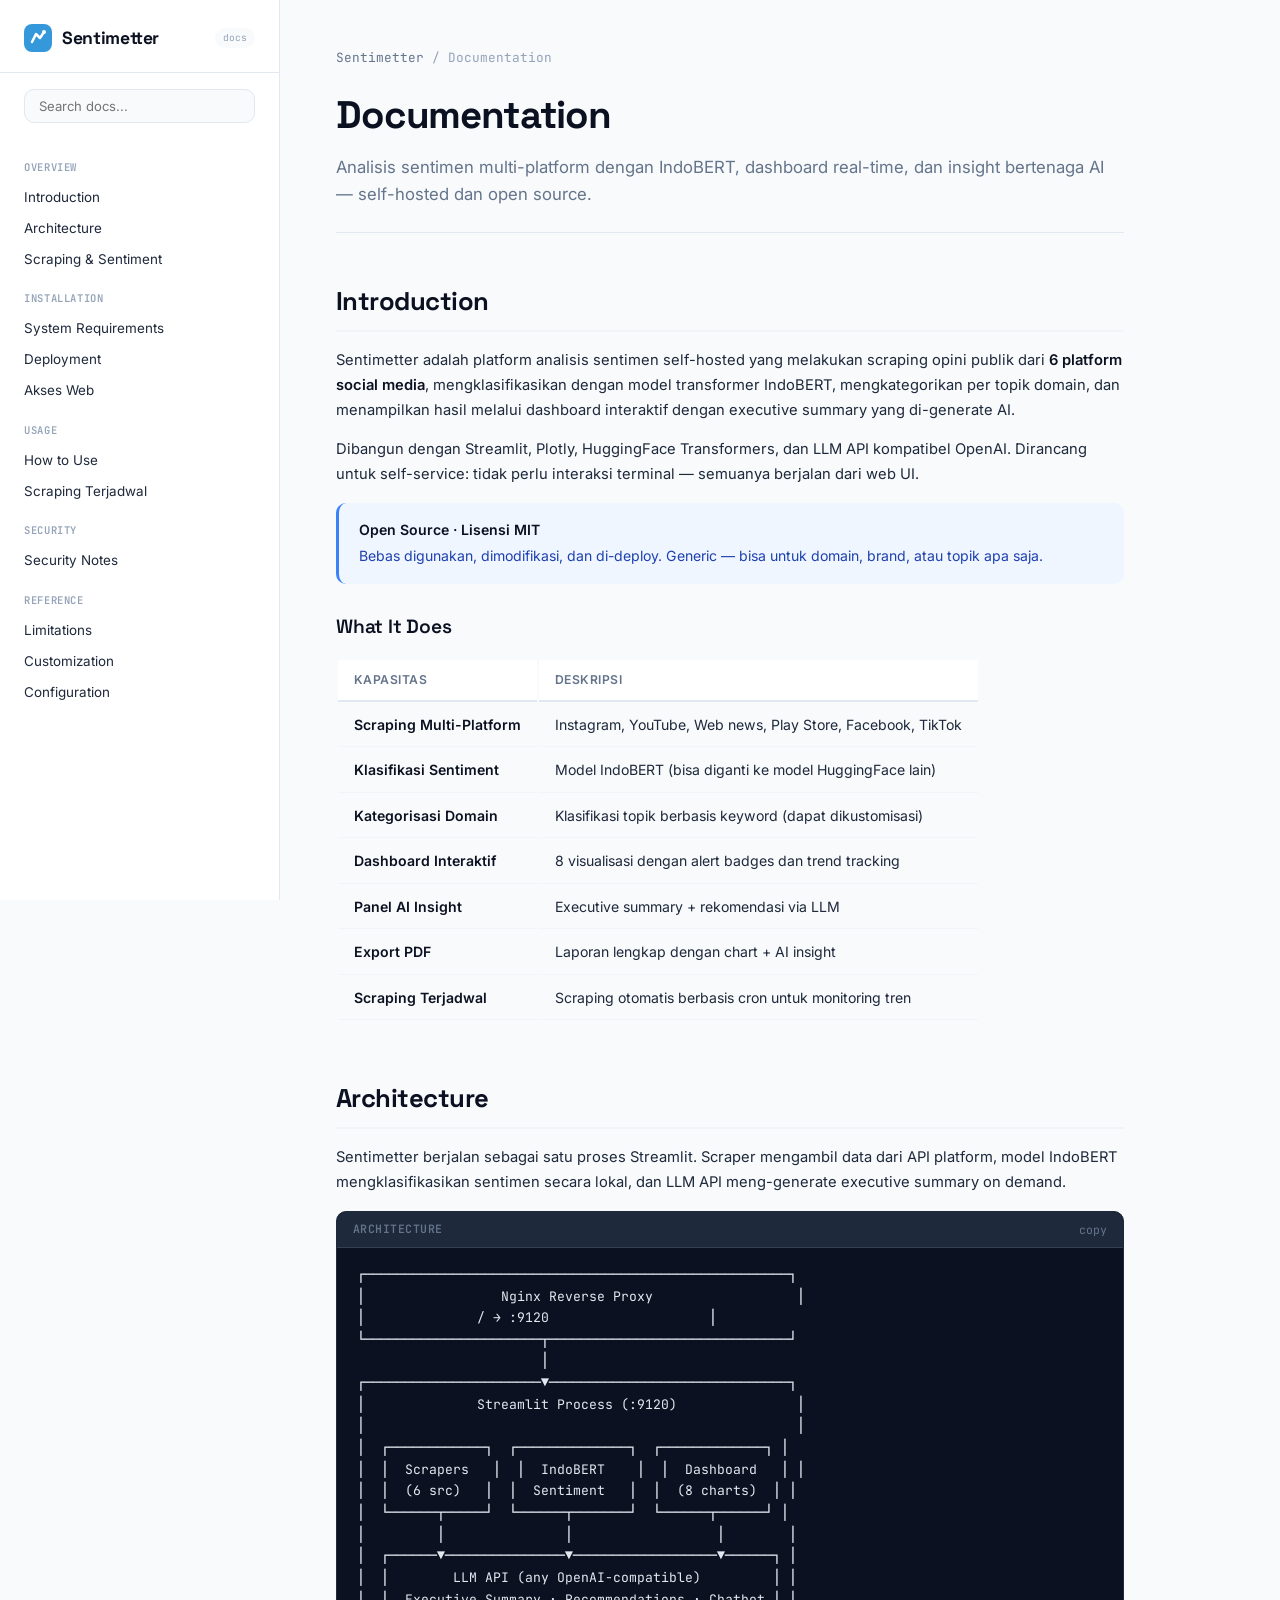
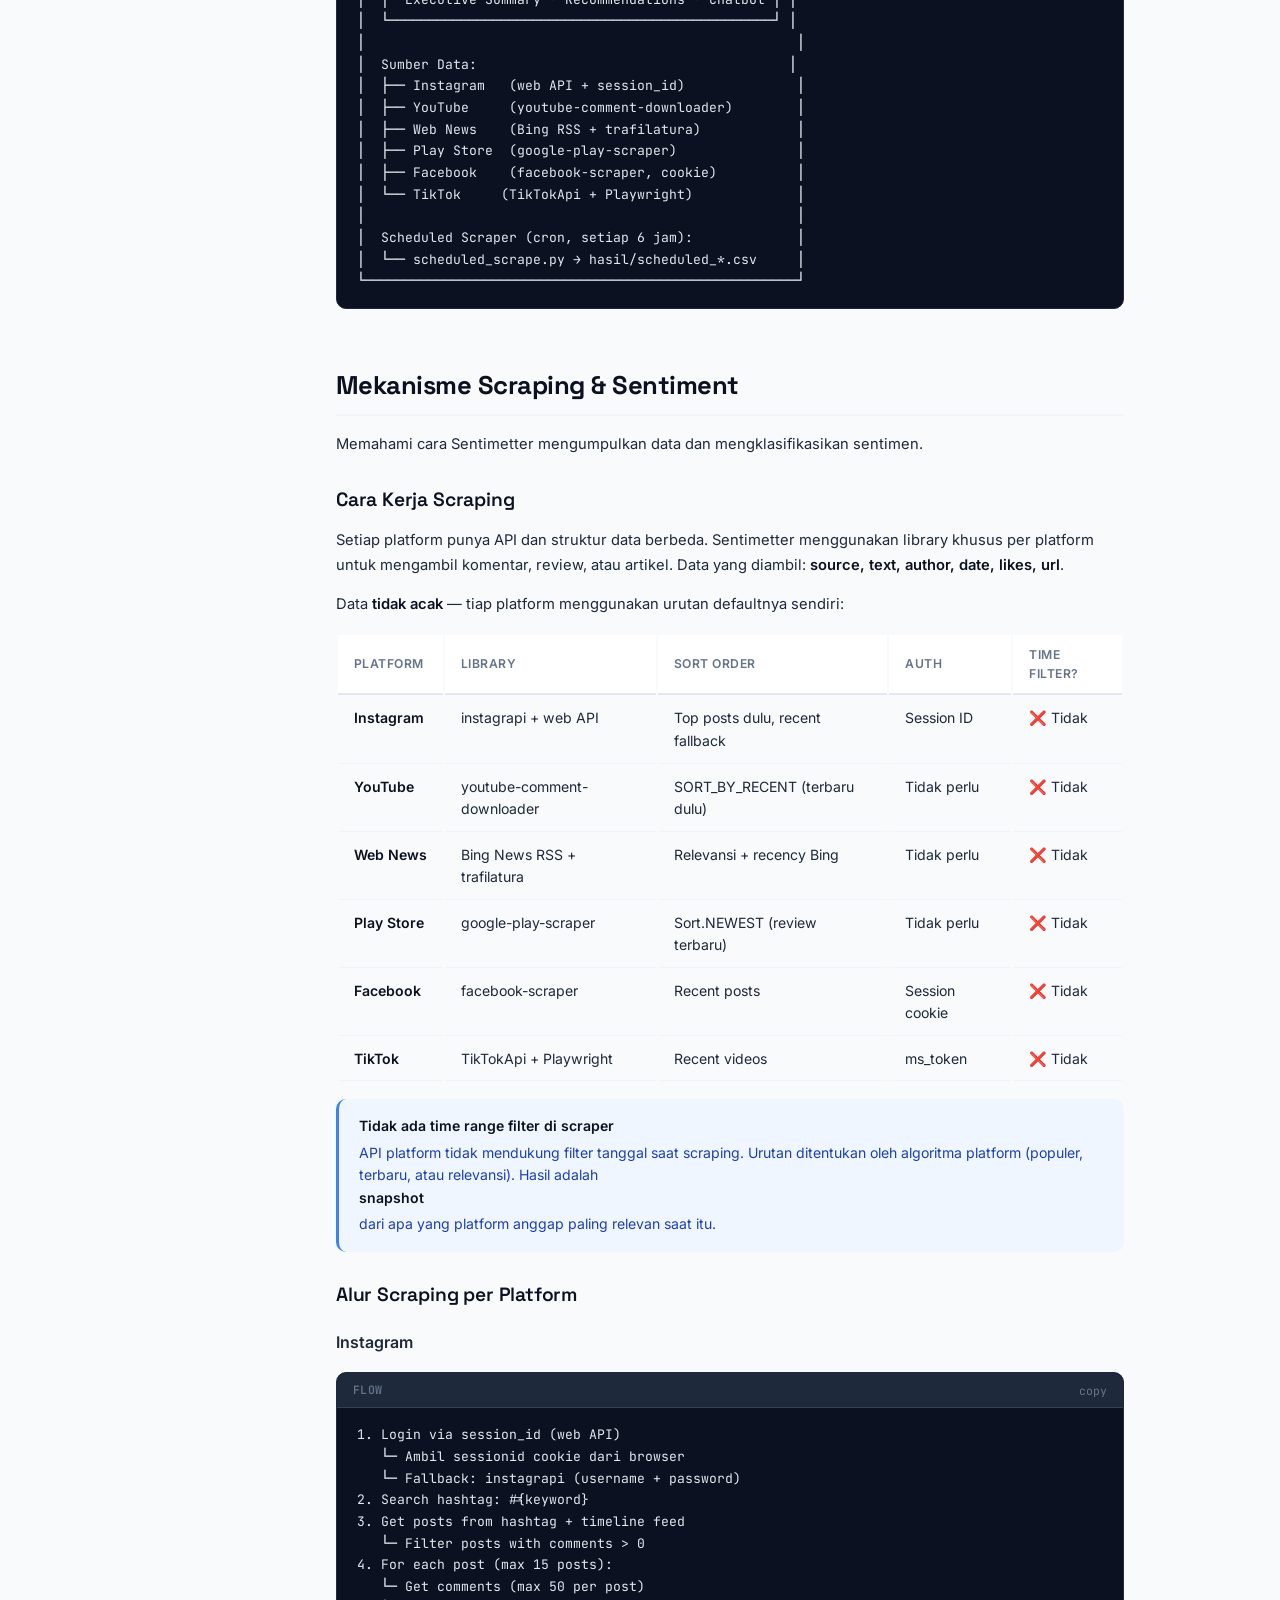
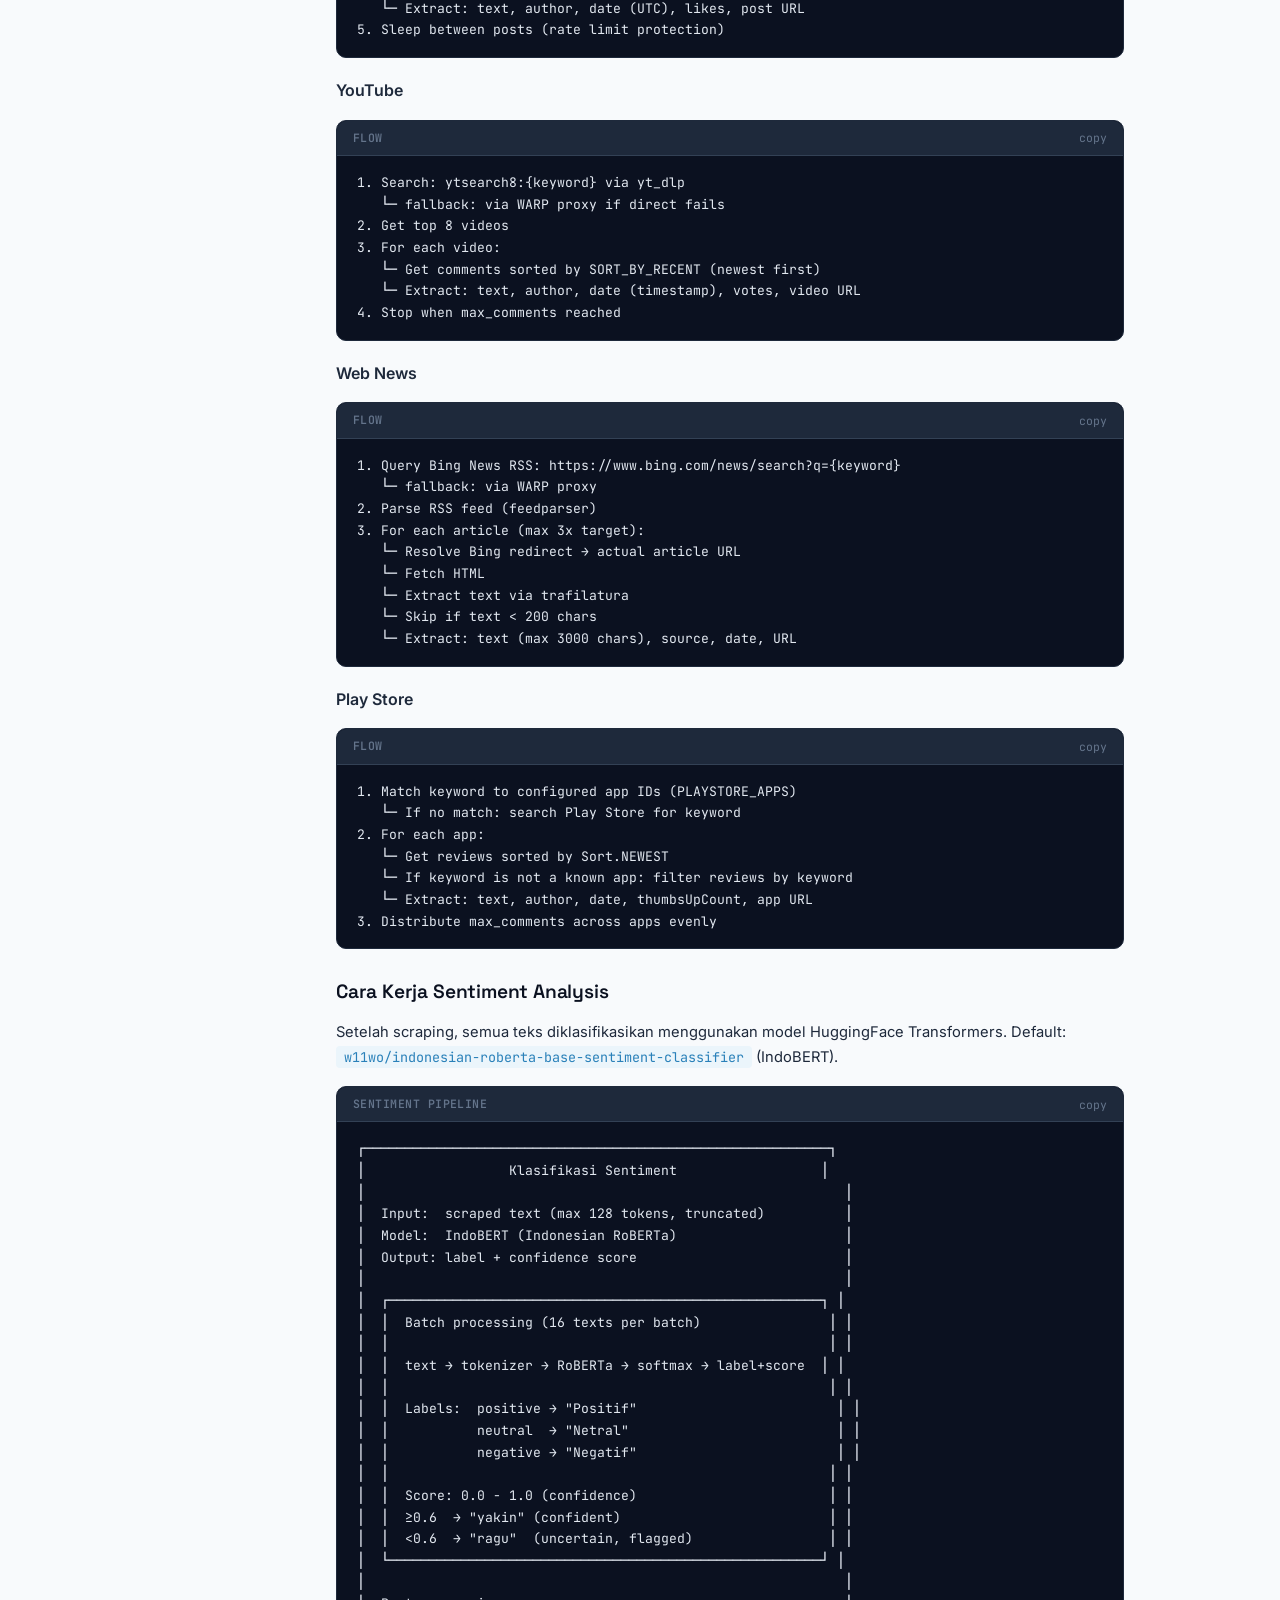
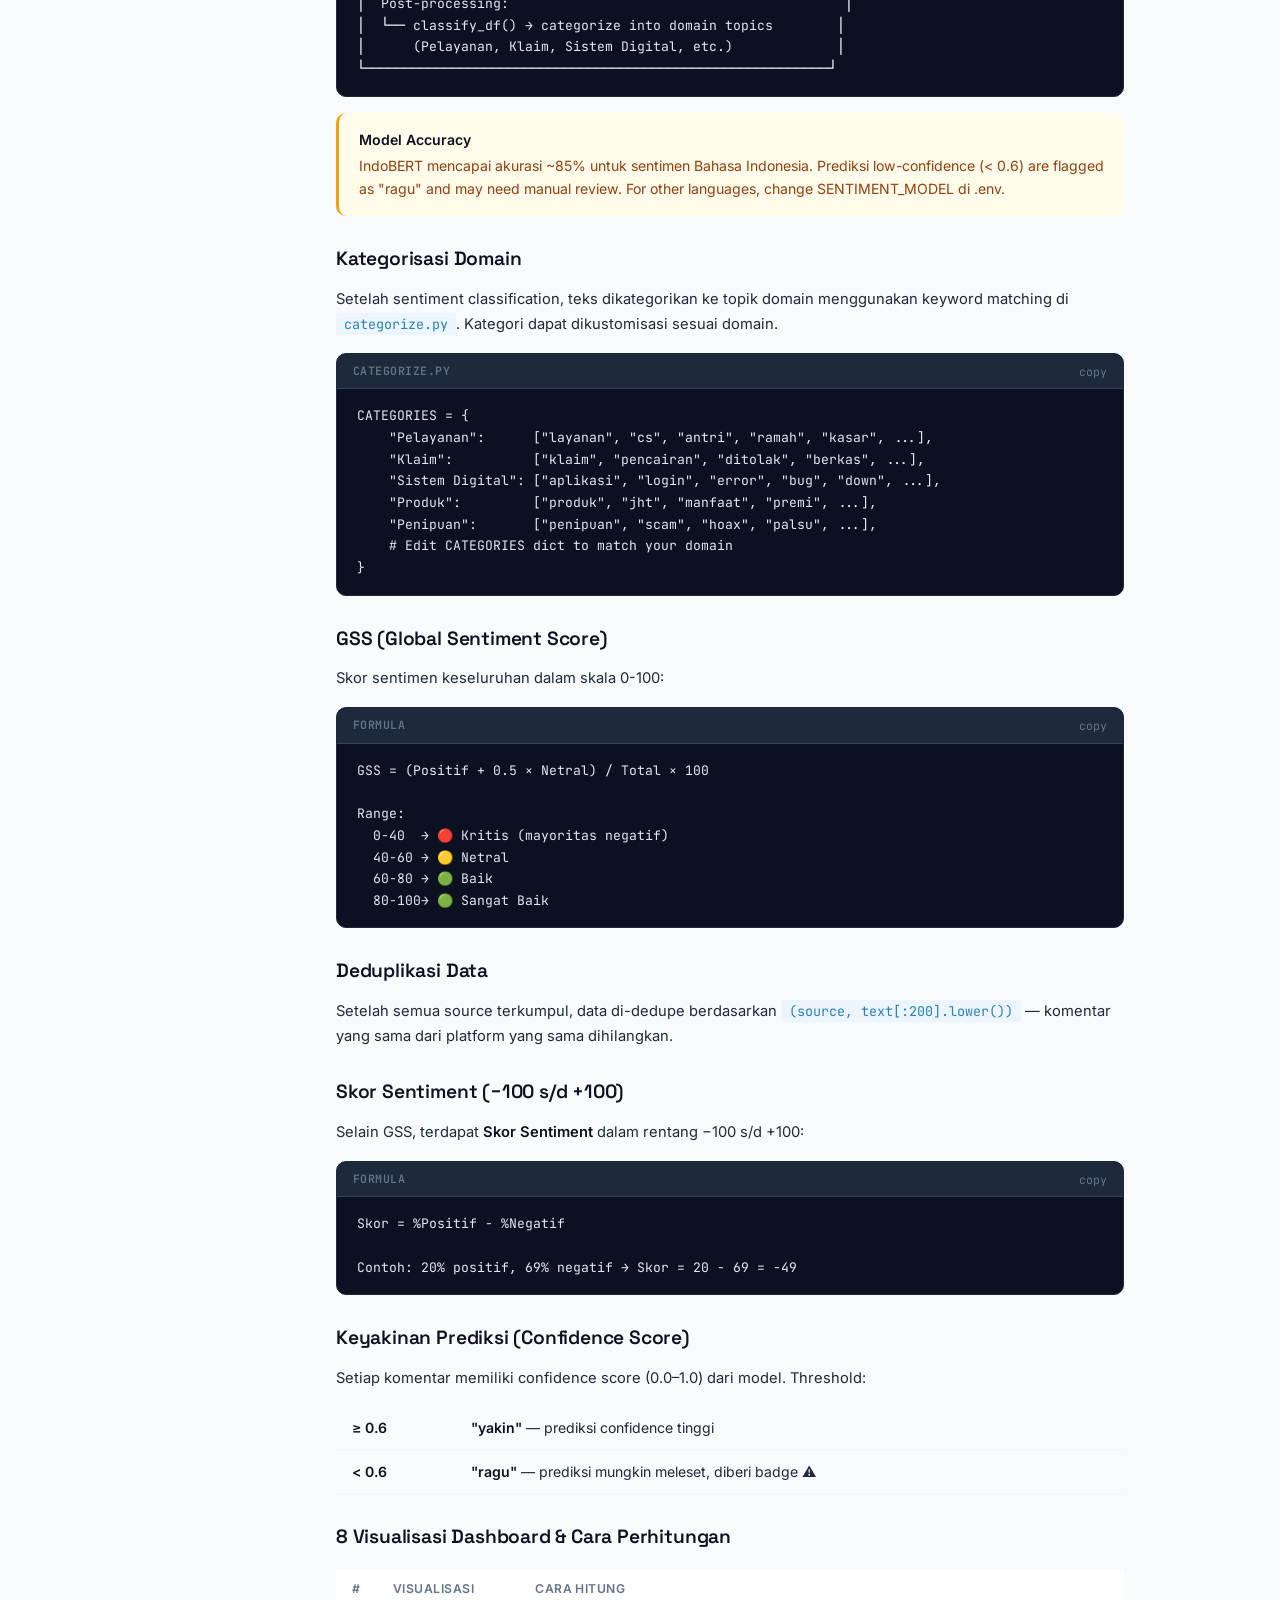
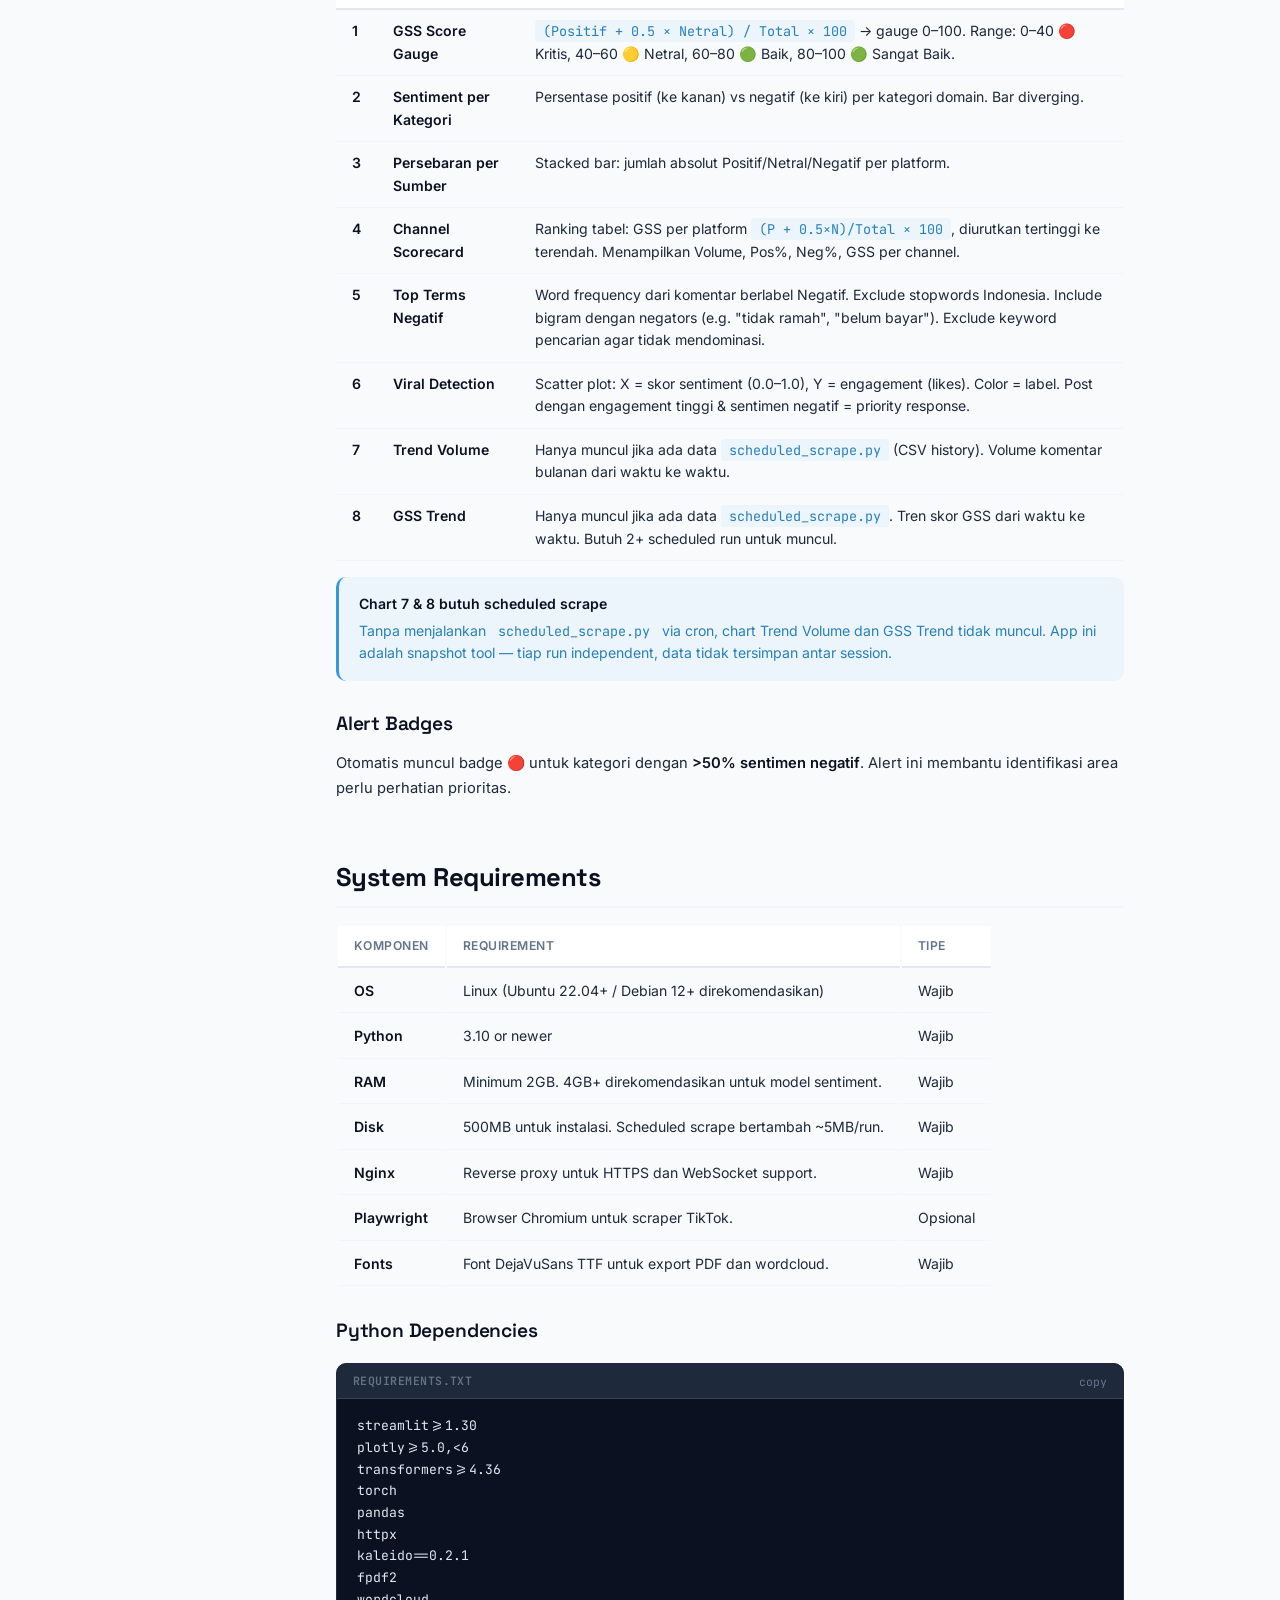
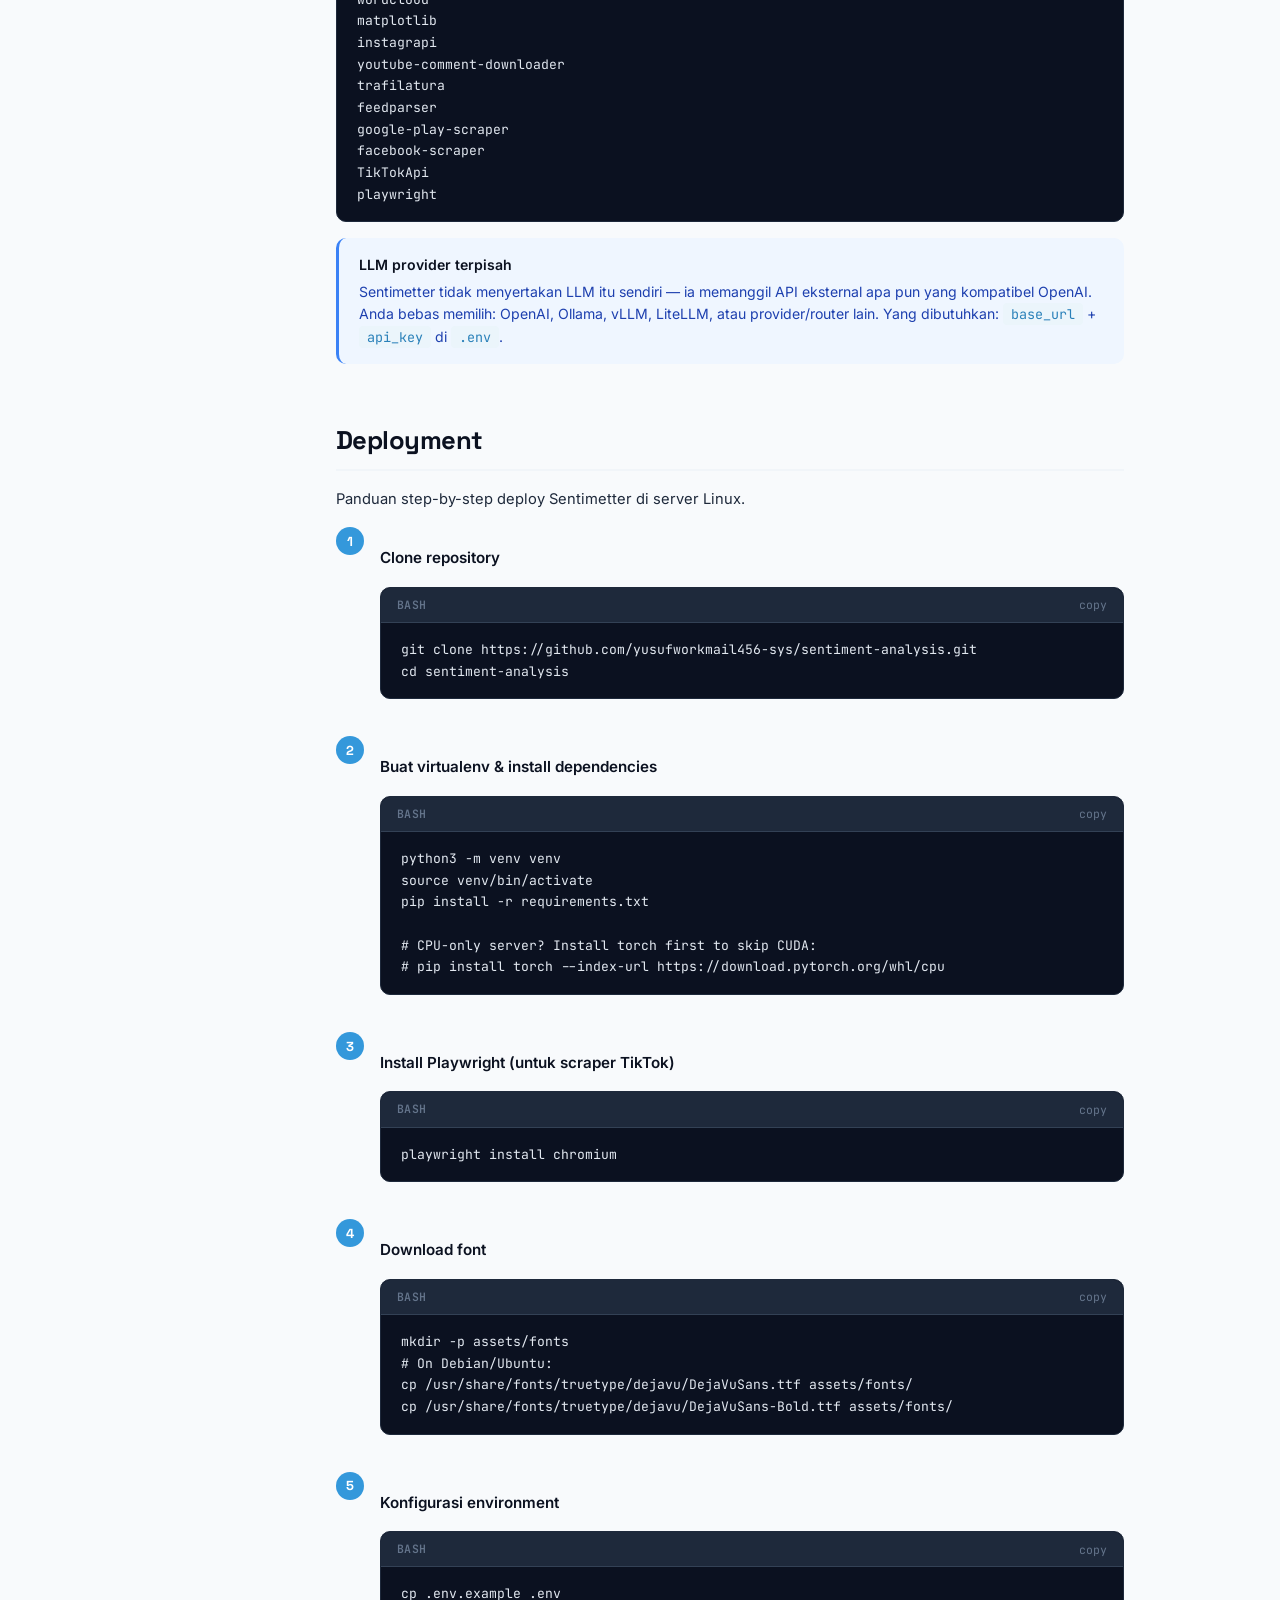
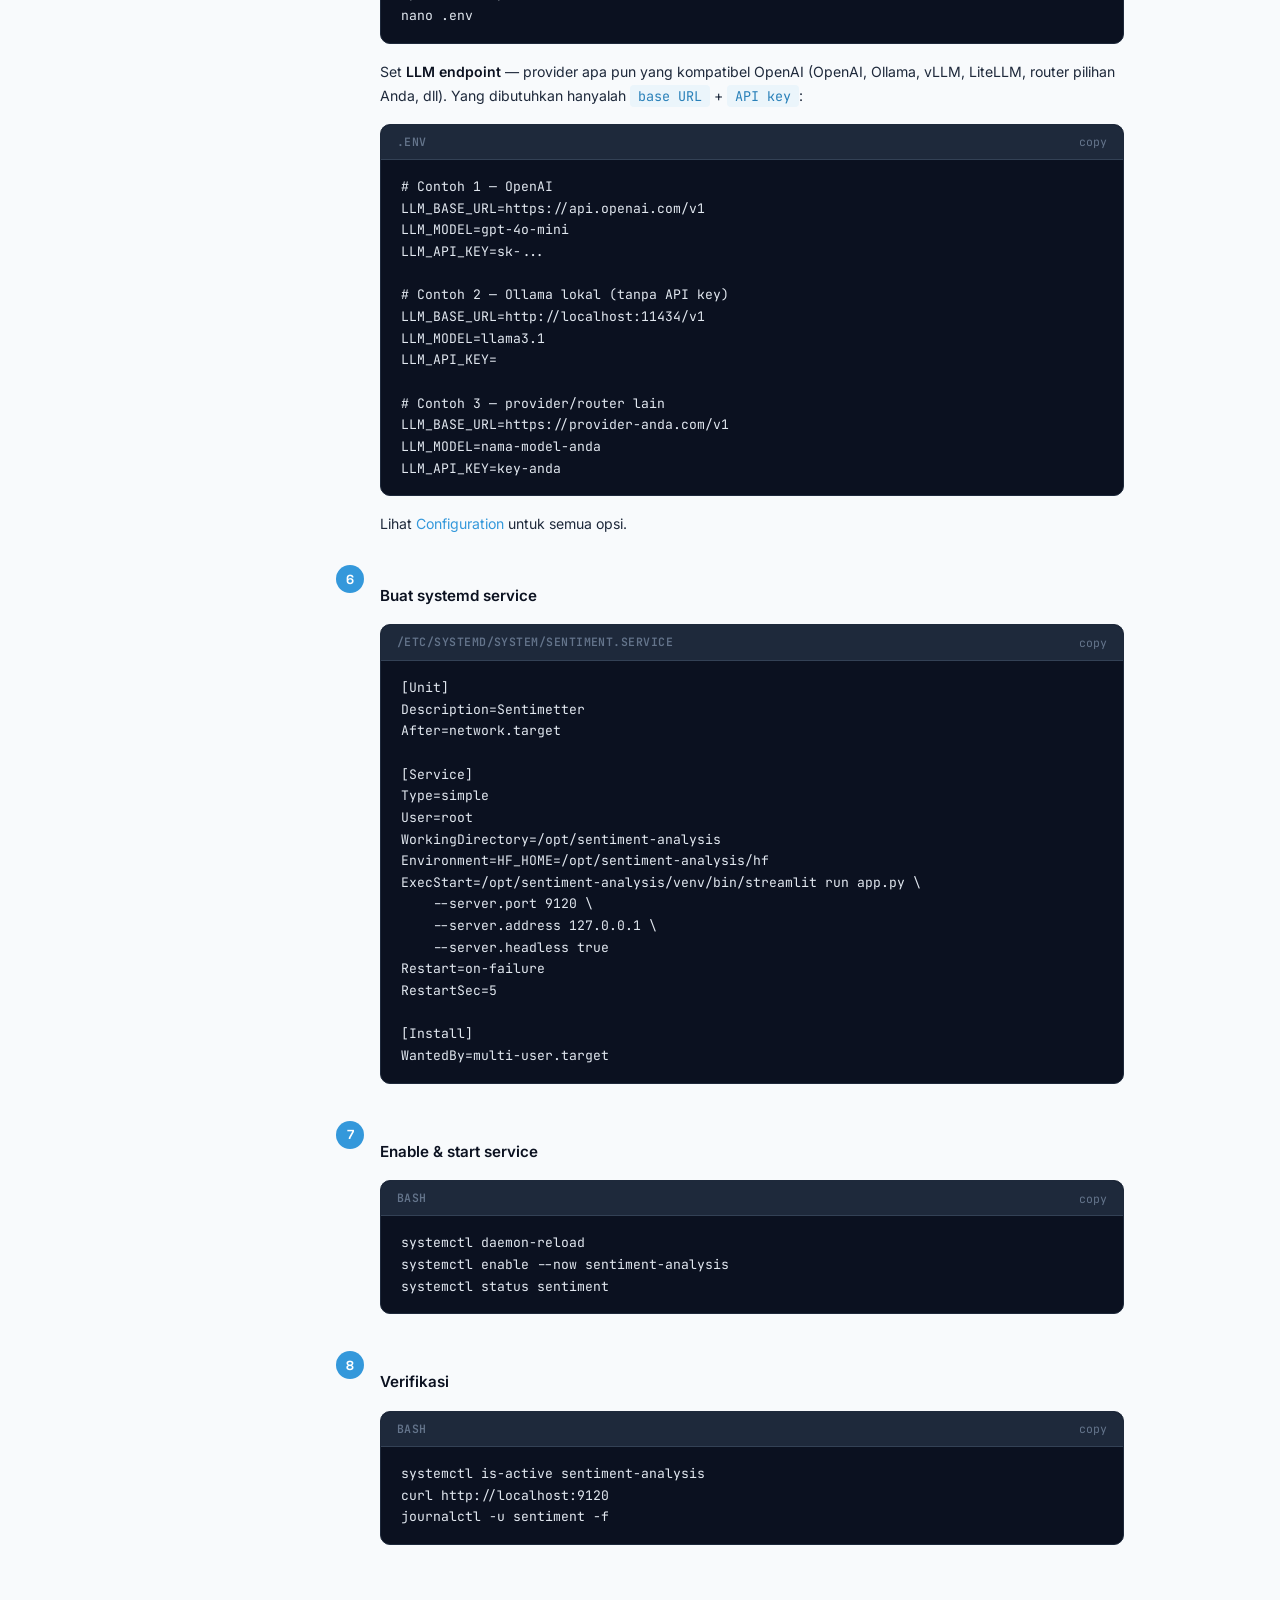
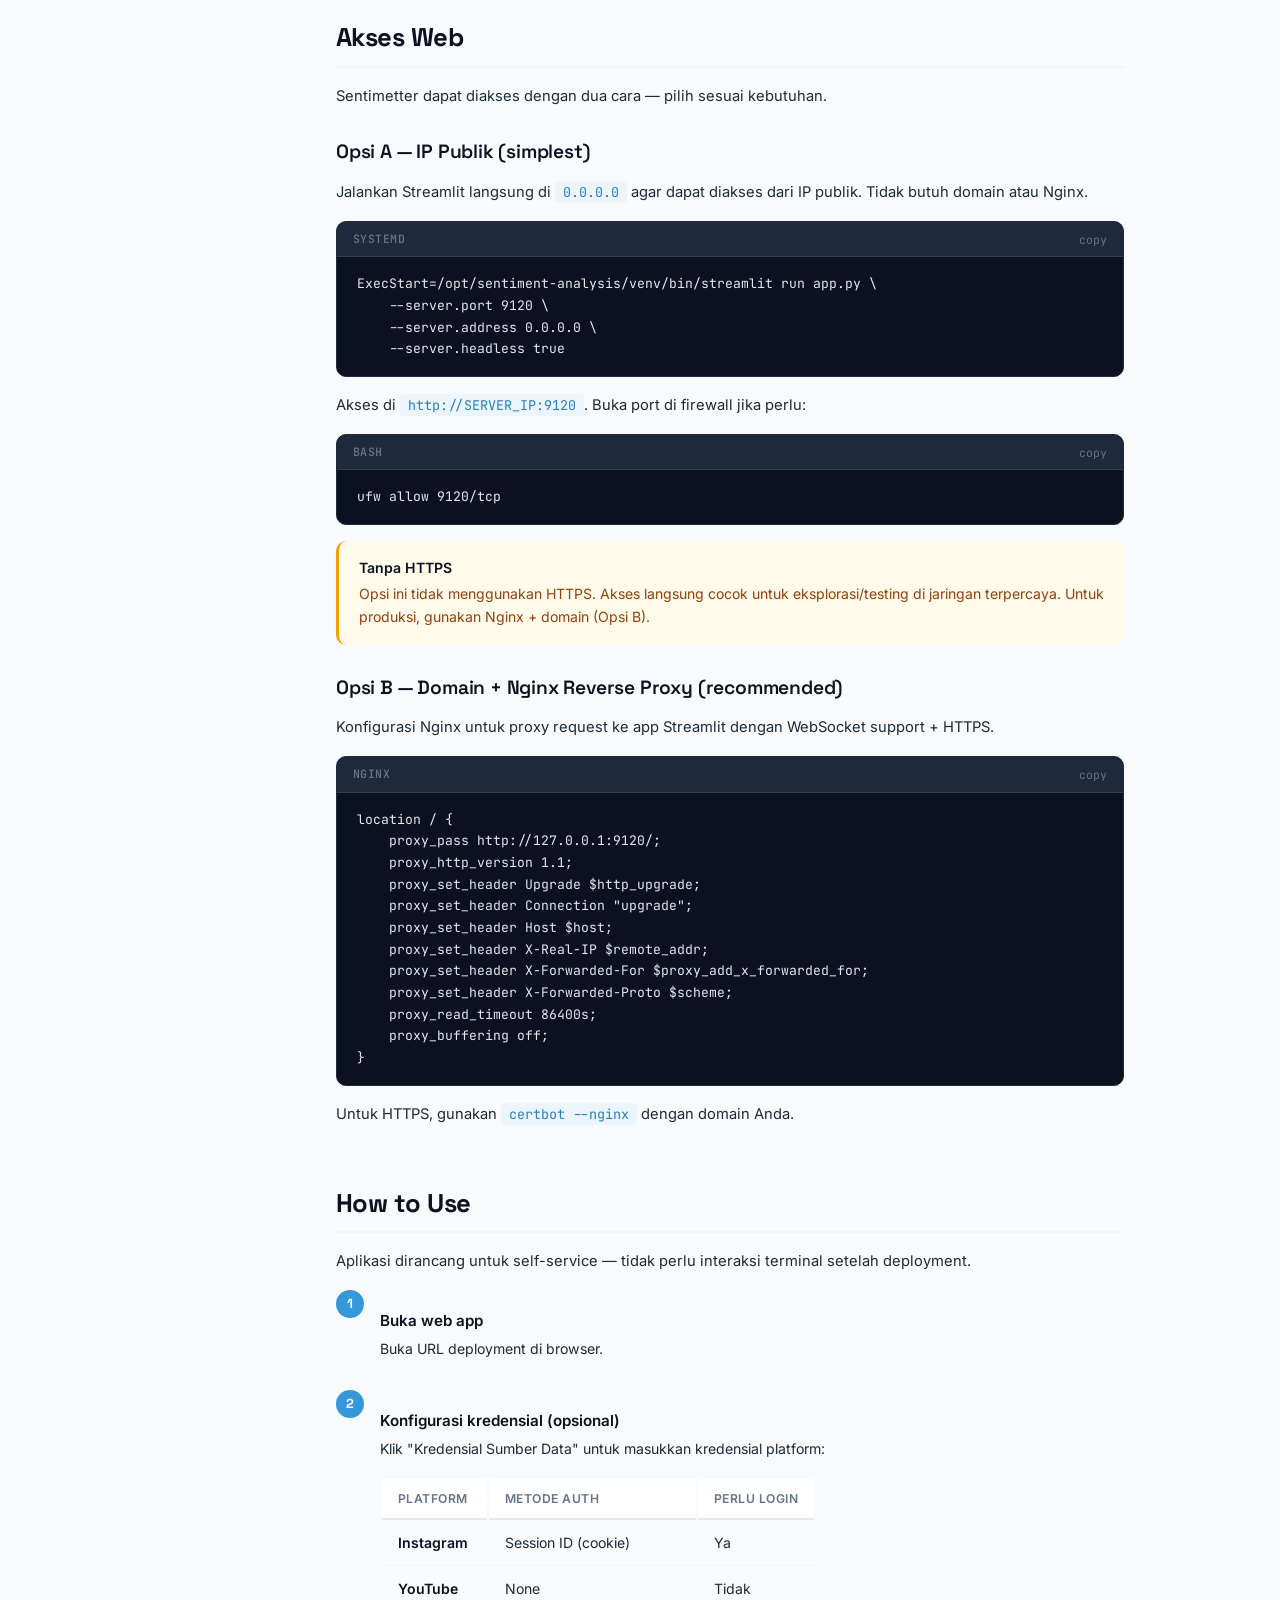
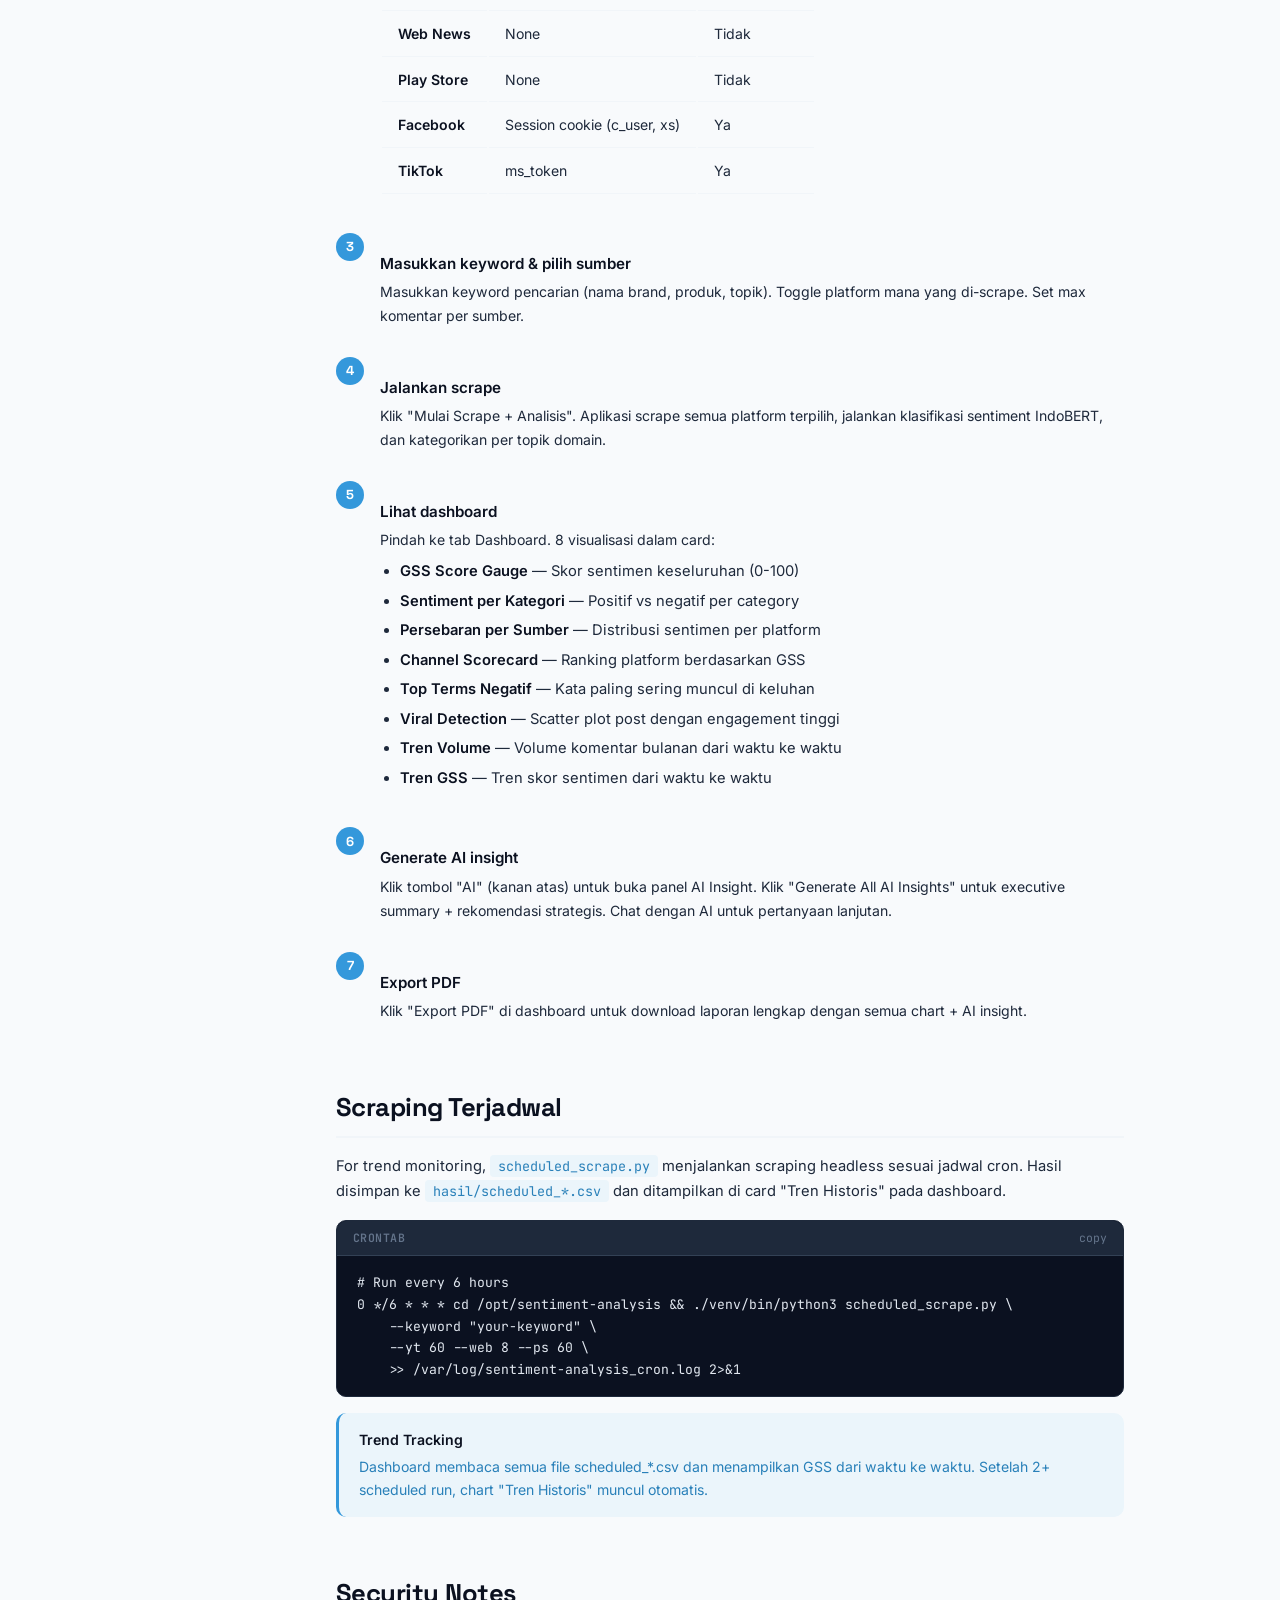
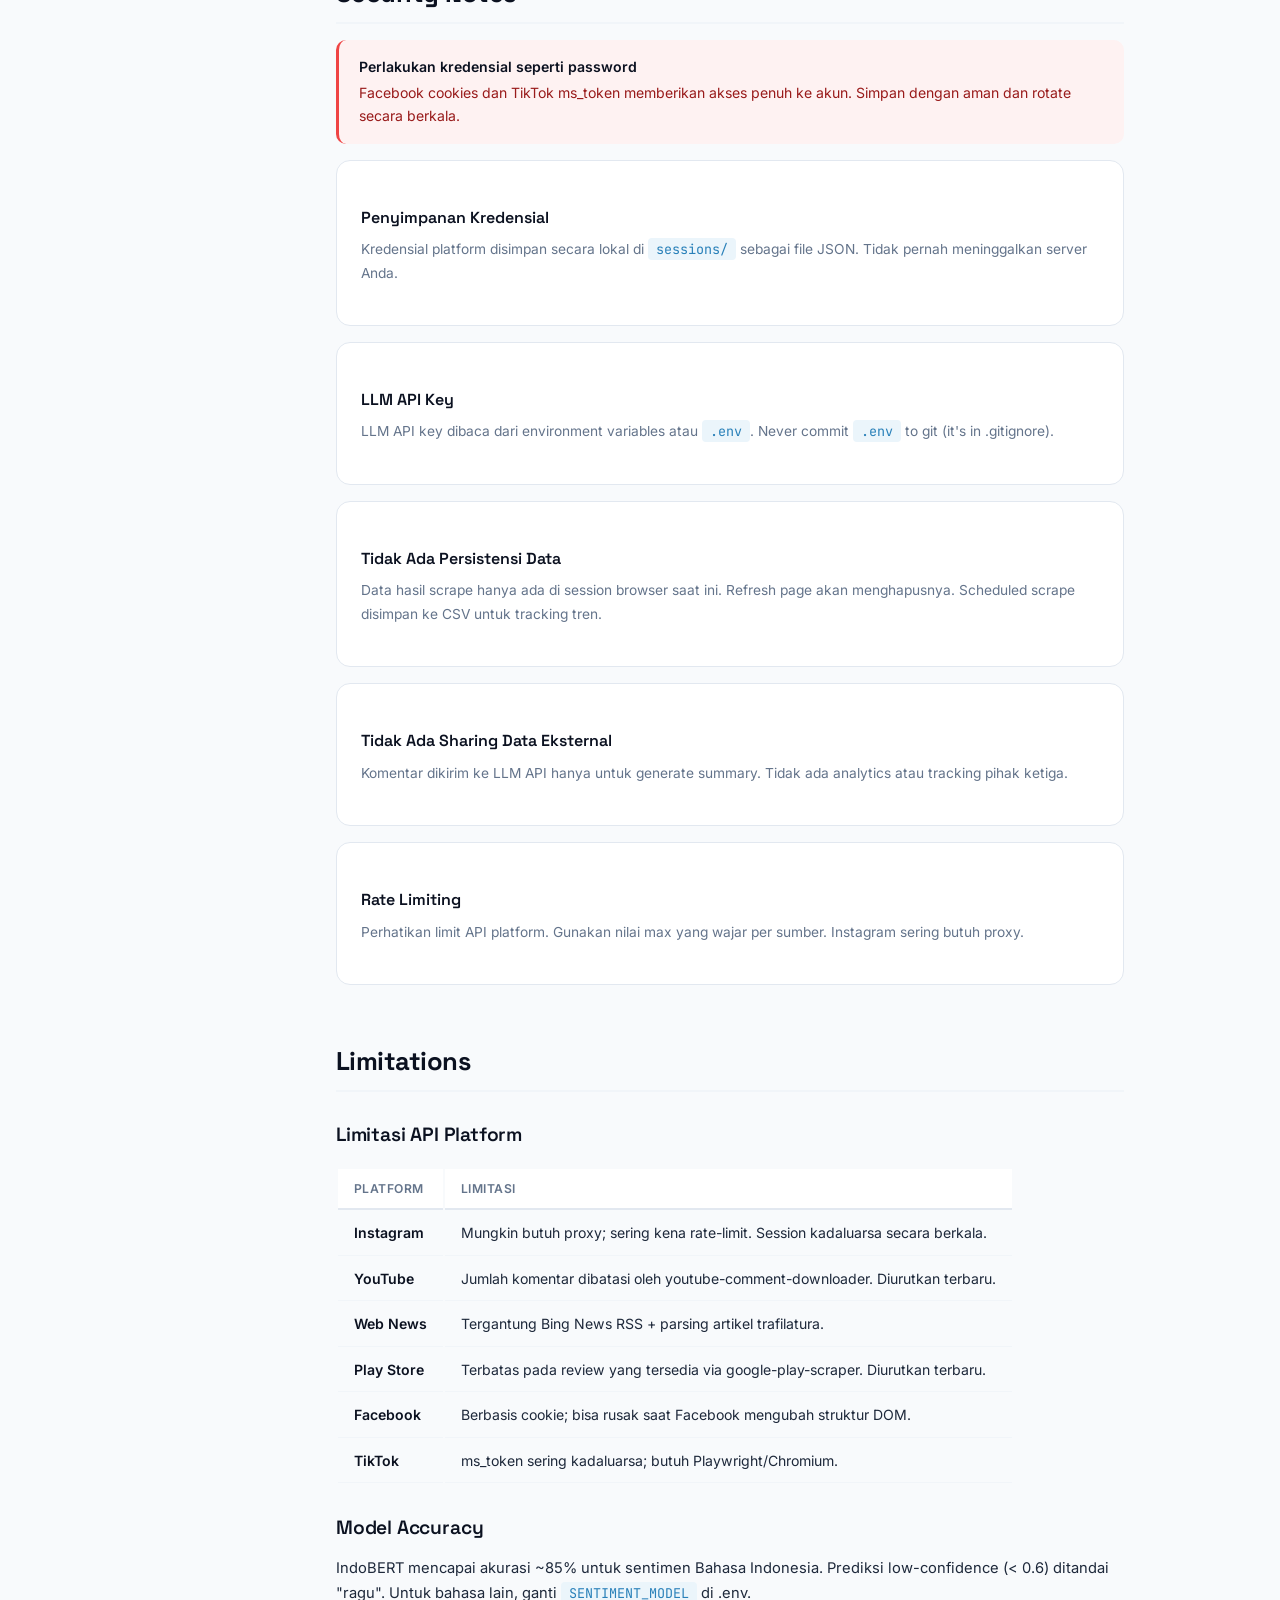
<file: docs/index.html>
<!DOCTYPE html>
<html lang="en">
<head>
<meta charset="UTF-8">
<meta name="viewport" content="width=device-width,initial-scale=1">
<title>Sentimetter — Documentation</title>
<link rel="preconnect" href="https://fonts.googleapis.com">
<link rel="preconnect" href="https://fonts.gstatic.com" crossorigin>
<link href="https://fonts.googleapis.com/css2?family=Inter:wght@400;500;600;700&family=Space+Grotesk:wght@400;500;600;700&family=JetBrains+Mono:wght@400;500&display=swap" rel="stylesheet">
<style>

:root{
  --primary:#3498db; --primary-dark:#2980b9; --primary-light:#ebf5fb;
  --ink:#0b1120; --text:#1e293b; --muted:#64748b; --muted-light:#94a3b8;
  --surface:#ffffff; --bg:#f8fafc; --border:#e2e8f0; --border-light:#f1f5f9;
  --code-bg:#0b1120; --code-surface:#1e293b; --code-text:#e2e8f0; --code-muted:#64748b;
  --success:#22c55e; --warning:#f59e0b; --danger:#ef4444;
  --radius:14px; --radius-sm:10px; --radius-xs:6px;
  --font-display:'Space Grotesk',system-ui,sans-serif;
  --font-body:'Inter',system-ui,sans-serif;
  --font-mono:'JetBrains Mono','SF Mono',monospace;
}
*{margin:0;padding:0;box-sizing:border-box}
html{scroll-behavior:smooth}
body{font-family:var(--font-body);background:var(--bg);color:var(--text);line-height:1.6;-webkit-font-smoothing:antialiased}
a{color:var(--primary);text-decoration:none}
a:hover{text-decoration:underline}

/* ── Layout ──────────────────────── */
.layout{display:flex;min-height:100vh}

/* ── Sidebar TOC ─────────────────── */
.toc{
  width:280px;flex-shrink:0;background:var(--surface);border-right:1px solid var(--border);
  position:fixed;height:100vh;overflow-y:auto;padding:24px 0;z-index:50;
}
.toc-header{padding:0 24px 20px;border-bottom:1px solid var(--border);display:flex;align-items:center;gap:10px}
.toc-header .logo-mark{width:28px;height:28px}
.toc-header .logo-text{font-family:var(--font-display);font-size:1.1rem;font-weight:700;color:var(--ink);letter-spacing:-.02em}
.toc-header .doc-badge{font-family:var(--font-mono);font-size:.6rem;color:var(--muted-light);background:var(--bg);padding:2px 8px;border-radius:99px;margin-left:auto}
.toc-search{padding:16px 24px 12px}
.toc-search input{width:100%;padding:8px 14px;border:1px solid var(--border);border-radius:var(--radius-sm);font-size:.82rem;font-family:var(--font-body);background:var(--bg);transition:border-color .15s}
.toc-search input:focus{outline:none;border-color:var(--primary);background:var(--surface)}
.toc-nav{padding:8px 12px}
.toc-section{font-family:var(--font-mono);font-size:.66rem;font-weight:600;text-transform:uppercase;letter-spacing:.06em;color:var(--muted-light);padding:16px 12px 6px}
.toc-item{display:block;padding:6px 12px;font-size:.84rem;color:var(--text);border-radius:var(--radius-sm);transition:all .12s;line-height:1.4;cursor:pointer}
.toc-item:hover{background:var(--bg);color:var(--primary);text-decoration:none}
.toc-item.active{background:var(--primary-light);color:var(--primary);font-weight:600}
.toc-item.sub{padding-left:28px;font-size:.8rem;color:var(--muted)}

/* ── Content ─────────────────────── */
.content{margin-left:280px;flex:1;padding:48px 56px;max-width:900px;min-width:0}
.content-header{margin-bottom:48px;padding-bottom:24px;border-bottom:1px solid var(--border)}
.content-header h1{font-family:var(--font-display);font-size:2.4rem;font-weight:700;color:var(--ink);letter-spacing:-.03em;margin-bottom:8px}
.content-header .desc{font-size:1.05rem;color:var(--muted)}
.breadcrumb{display:flex;align-items:center;gap:8px;font-size:.8rem;color:var(--muted-light);margin-bottom:16px;font-family:var(--font-mono)}
.breadcrumb a{color:var(--muted)}

/* ── Sections ────────────────────── */
.section{margin-bottom:56px;scroll-margin-top:24px}
.section h2{font-family:var(--font-display);font-size:1.6rem;font-weight:700;color:var(--ink);letter-spacing:-.02em;margin-bottom:16px;padding-bottom:8px;border-bottom:2px solid var(--border-light)}
.section h3{font-family:var(--font-display);font-size:1.2rem;font-weight:600;color:var(--ink);margin:28px 0 12px;letter-spacing:-.01em}
.section h4{font-size:1rem;font-weight:600;color:var(--text);margin:20px 0 8px}
.section p{margin-bottom:14px;font-size:.92rem;line-height:1.7;color:var(--text)}
.section ul,.section ol{margin:0 0 16px 20px}
.section li{margin-bottom:6px;font-size:.92rem;line-height:1.6}
.section strong{color:var(--ink);font-weight:600}

/* ── Code blocks ─────────────────── */
.code-block{background:var(--code-bg);border-radius:var(--radius-sm);overflow:hidden;margin:16px 0;border:1px solid #1e293b}
.code-header{display:flex;align-items:center;justify-content:space-between;padding:8px 16px;background:var(--code-surface);border-bottom:1px solid #334155}
.code-header .lang{font-family:var(--font-mono);font-size:.72rem;color:var(--code-muted);text-transform:uppercase;letter-spacing:.04em;font-weight:600}
.code-header .copy-btn{background:none;border:none;color:var(--code-muted);cursor:pointer;font-size:.72rem;font-family:var(--font-mono);transition:color .15s;display:flex;align-items:center;gap:4px}
.code-header .copy-btn:hover{color:var(--code-text)}
.code-body{padding:16px 20px;overflow-x:auto}
.code-body pre{font-family:var(--font-mono);font-size:.82rem;line-height:1.65;color:var(--code-text);white-space:pre}
.code-body .kw{color:#c084fc}
.code-body .str{color:#86efac}
.code-body .com{color:var(--code-muted);font-style:italic}
.code-body .num{color:#fbbf24}
.code-body .var{color:#7dd3fc}
.inline-code{font-family:var(--font-mono);font-size:.84rem;background:var(--primary-light);color:var(--primary-dark);padding:2px 8px;border-radius:4px}

/* ── Callouts ─────────────────────── */
.callout{padding:16px 20px;border-radius:var(--radius-sm);margin:16px 0;font-size:.88rem;line-height:1.6;border-left:3px solid;display:flex;gap:12px;align-items:flex-start}
.callout .icon{flex-shrink:0;width:20px;height:20px;margin-top:1px}
.callout .body{flex:1}
.callout .body strong{display:block;margin-bottom:4px}
.callout.info{background:#eff6ff;border-color:#3b82f6;color:#1e40af}
.callout.warn{background:#fffbeb;border-color:#f59e0b;color:#92400e}
.callout.danger{background:#fef2f2;border-color:#ef4444;color:#991b1b}
.callout.tip{background:var(--primary-light);border-color:var(--primary);color:var(--primary-dark)}

/* ── Tables ──────────────────────── */
.spec-table{width:100%;border-collapse:collapse;margin:16px 0;font-size:.88rem}
.spec-table th{text-align:left;padding:10px 16px;background:var(--surface);border-bottom:2px solid var(--border);color:var(--muted);font-weight:600;font-size:.76rem;text-transform:uppercase;letter-spacing:.04em}
.spec-table td{padding:10px 16px;border-bottom:1px solid var(--border-light);vertical-align:top}
.spec-table td:first-child{font-weight:600;color:var(--ink);white-space:nowrap}
.spec-table tr:hover{background:var(--surface)}

/* ── Cards ───────────────────────── */
.info-card{background:var(--surface);border:1px solid var(--border);border-radius:var(--radius);padding:24px;margin:16px 0}
.info-card h4{font-family:var(--font-display);font-size:1rem;font-weight:600;color:var(--ink);margin-bottom:8px}
.info-card .card-desc{font-size:.86rem;color:var(--muted);margin-bottom:16px}

/* ── Mode comparison ─────────────── */
.mode-compare{display:grid;grid-template-columns:1fr 1fr;gap:16px;margin:20px 0}
.mode-col{background:var(--surface);border:1px solid var(--border);border-radius:var(--radius);padding:24px}
.mode-col h4{font-family:var(--font-display);font-size:1.05rem;font-weight:600;margin-bottom:4px}
.mode-col .mode-tag{display:inline-block;font-family:var(--font-mono);font-size:.68rem;font-weight:600;padding:3px 10px;border-radius:99px;margin-bottom:14px;text-transform:uppercase;letter-spacing:.04em}
.mode-col .mode-tag.calm{background:#f1f5f9;color:var(--muted)}
.mode-col .mode-tag.aggr{background:var(--primary-light);color:var(--primary-dark)}
.mode-col ul{margin:0;padding-left:18px}
.mode-col li{font-size:.84rem;margin-bottom:5px;line-height:1.5}

/* ── Steps ──────────────────────── */
.step{display:flex;gap:16px;margin-bottom:20px}
.step-num{flex-shrink:0;width:28px;height:28px;background:var(--primary);color:#fff;border-radius:50%;display:flex;align-items:center;justify-content:center;font-family:var(--font-display);font-size:.82rem;font-weight:700;margin-top:1px}
.step-body{flex:1}
.step-body h4{font-size:.95rem;font-weight:600;color:var(--ink);margin-bottom:4px}
.step-body p{font-size:.88rem;margin-bottom:8px}

/* ── Badge ───────────────────────── */
.badge{display:inline-flex;align-items:center;gap:4px;padding:2px 10px;border-radius:99px;font-size:.72rem;font-weight:600;font-family:var(--font-mono)}
.badge.req{background:#dcfce7;color:#166534}
.badge.opt{background:#f1f5f9;color:#64748b}
.badge.pro{background:var(--primary-light);color:var(--primary-dark)}

/* ── Scrollbar ───────────────────── */
::-webkit-scrollbar{width:6px;height:6px}
::-webkit-scrollbar-track{background:transparent}
::-webkit-scrollbar-thumb{background:#cbd5e1;border-radius:3px}
::-webkit-scrollbar-thumb:hover{background:#94a3b8}

/* ── Responsive ──────────────────── */
@media(max-width:960px){
  .toc{display:none}
  .content{margin-left:0;padding:32px 20px}
  .mode-compare{grid-template-columns:1fr}
}

</style>
</head>
<body>

<div class="layout">

<!-- ═══════════════ SIDEBAR TOC ═══════════════ -->
<aside class="toc">
  <div class="toc-header">
    <svg class="logo-mark" viewBox="0 0 28 28" fill="none">
      <rect width="28" height="28" rx="8" fill="#3498db"/>
      <path d="M8 18 L12 10 L16 14 L20 8" stroke="#fff" stroke-width="2.5" stroke-linecap="round" stroke-linejoin="round"/>
      <circle cx="20" cy="8" r="2" fill="#fff"/>
    </svg>
    <span class="logo-text">Sentimetter</span>
    <span class="doc-badge">docs</span>
  </div>
  <div class="toc-search">
    <input type="text" id="tocSearch" placeholder="Search docs..." oninput="filterToc()">
  </div>
  <nav class="toc-nav">
    <div class="toc-section">Overview</div>
    <a class="toc-item" href="#introduction">Introduction</a>
    <a class="toc-item" href="#architecture">Architecture</a>
    <a class="toc-item" href="#mechanism">Scraping & Sentiment</a>
    <div class="toc-section">Installation</div>
    <a class="toc-item" href="#requirements">System Requirements</a>
    <a class="toc-item" href="#deploy">Deployment</a>
    <a class="toc-item" href="#nginx">Akses Web</a>
    <div class="toc-section">Usage</div>
    <a class="toc-item" href="#how-to-use">How to Use</a>
    <a class="toc-item" href="#scheduled">Scraping Terjadwal</a>
    <div class="toc-section">Security</div>
    <a class="toc-item" href="#security">Security Notes</a>
    <div class="toc-section">Reference</div>
    <a class="toc-item" href="#limitations">Limitations</a>
    <a class="toc-item" href="#customization">Customization</a>
    <a class="toc-item" href="#config">Configuration</a>
  </nav>
</aside>

<!-- ═══════════════ CONTENT ═══════════════ -->
<main class="content">
  <div class="content-header">
    <div class="breadcrumb"><a href="#">Sentimetter</a> / Documentation</div>
    <h1>Documentation</h1>
    <p class="desc">Analisis sentimen multi-platform dengan IndoBERT, dashboard real-time, dan insight bertenaga AI — self-hosted dan open source.</p>
  </div>

  <!-- ── Introduction ── -->
  <section class="section" id="introduction">
    <h2>Introduction</h2>
    <p>Sentimetter adalah platform analisis sentimen self-hosted yang melakukan scraping opini publik dari <strong>6 platform social media</strong>, mengklasifikasikan dengan model transformer IndoBERT, mengkategorikan per topik domain, dan menampilkan hasil melalui dashboard interaktif dengan executive summary yang di-generate AI.</p>
    <p>Dibangun dengan Streamlit, Plotly, HuggingFace Transformers, dan LLM API kompatibel OpenAI. Dirancang untuk self-service: tidak perlu interaksi terminal — semuanya berjalan dari web UI.</p>
    
    <div class="callout info">
      <div class="body">
        <strong>Open Source · Lisensi MIT</strong>
        Bebas digunakan, dimodifikasi, dan di-deploy. Generic — bisa untuk domain, brand, atau topik apa saja.
      </div>
    </div>
    
    <h3>What It Does</h3>
    <div class="spec-table">
      <table>
        <thead><tr><th>Kapasitas</th><th>Deskripsi</th></tr></thead>
        <tbody>
          <tr><td>Scraping Multi-Platform</td><td>Instagram, YouTube, Web news, Play Store, Facebook, TikTok</td></tr>
          <tr><td>Klasifikasi Sentiment</td><td>Model IndoBERT (bisa diganti ke model HuggingFace lain)</td></tr>
          <tr><td>Kategorisasi Domain</td><td>Klasifikasi topik berbasis keyword (dapat dikustomisasi)</td></tr>
          <tr><td>Dashboard Interaktif</td><td>8 visualisasi dengan alert badges dan trend tracking</td></tr>
          <tr><td>Panel AI Insight</td><td>Executive summary + rekomendasi via LLM</td></tr>
          <tr><td>Export PDF</td><td>Laporan lengkap dengan chart + AI insight</td></tr>
          <tr><td>Scraping Terjadwal</td><td>Scraping otomatis berbasis cron untuk monitoring tren</td></tr>
        </tbody>
      </table>
    </div>
  </section>

  <!-- ── Architecture ── -->
  <section class="section" id="architecture">
    <h2>Architecture</h2>
    <p>Sentimetter berjalan sebagai satu proses Streamlit. Scraper mengambil data dari API platform, model IndoBERT mengklasifikasikan sentimen secara lokal, dan LLM API meng-generate executive summary on demand.</p>
    
    <div class="code-block">
      <div class="code-header"><span class="lang">Architecture</span><button class="copy-btn" onclick="copyCode(this)">copy</button></div>
      <div class="code-body"><pre>┌─────────────────────────────────────────────────────┐
│                 Nginx Reverse Proxy                  │
│              / → :9120                    │
└──────────────────────┬──────────────────────────────┘
                       │
┌──────────────────────▼──────────────────────────────┐
│              Streamlit Process (:9120)               │
│                                                      │
│  ┌────────────┐  ┌──────────────┐  ┌─────────────┐ │
│  │  Scrapers   │  │  IndoBERT    │  │  Dashboard   │ │
│  │  (6 src)   │  │  Sentiment   │  │  (8 charts)  │ │
│  └──────┬─────┘  └──────┬───────┘  └──────┬──────┘ │
│         │               │                  │        │
│  ┌──────▼───────────────▼──────────────────▼──────┐ │
│  │        LLM API (any OpenAI-compatible)         │ │
│  │  Executive Summary · Recommendations · Chatbot │ │
│  └────────────────────────────────────────────────┘ │
│                                                      │
│  Sumber Data:                                       │
│  ├── Instagram   (web API + session_id)              │
│  ├── YouTube     (youtube-comment-downloader)        │
│  ├── Web News    (Bing RSS + trafilatura)            │
│  ├── Play Store  (google-play-scraper)               │
│  ├── Facebook    (facebook-scraper, cookie)          │
│  └── TikTok     (TikTokApi + Playwright)             │
│                                                      │
│  Scheduled Scraper (cron, setiap 6 jam):             │
│  └── scheduled_scrape.py → hasil/scheduled_*.csv     │
└──────────────────────────────────────────────────────┘</pre></div>
    </div>
  </section>

  <!-- ── Mekanisme Scraping & Sentiment ── -->
  <section class="section" id="mechanism">
    <h2>Mekanisme Scraping & Sentiment</h2>
    <p>Memahami cara Sentimetter mengumpulkan data dan mengklasifikasikan sentimen.</p>

    <h3>Cara Kerja Scraping</h3>
    <p>Setiap platform punya API dan struktur data berbeda. Sentimetter menggunakan library khusus per platform untuk mengambil komentar, review, atau artikel. Data yang diambil: <strong>source, text, author, date, likes, url</strong>.</p>
    <p>Data <strong>tidak acak</strong> — tiap platform menggunakan urutan defaultnya sendiri:</p>

    <div class="spec-table">
      <table>
        <thead><tr><th>Platform</th><th>Library</th><th>Sort Order</th><th>Auth</th><th>Time Filter?</th></tr></thead>
        <tbody>
          <tr><td>Instagram</td><td>instagrapi + web API</td><td>Top posts dulu, recent fallback</td><td>Session ID</td><td>❌ Tidak</td></tr>
          <tr><td>YouTube</td><td>youtube-comment-downloader</td><td>SORT_BY_RECENT (terbaru dulu)</td><td>Tidak perlu</td><td>❌ Tidak</td></tr>
          <tr><td>Web News</td><td>Bing News RSS + trafilatura</td><td>Relevansi + recency Bing</td><td>Tidak perlu</td><td>❌ Tidak</td></tr>
          <tr><td>Play Store</td><td>google-play-scraper</td><td>Sort.NEWEST (review terbaru)</td><td>Tidak perlu</td><td>❌ Tidak</td></tr>
          <tr><td>Facebook</td><td>facebook-scraper</td><td>Recent posts</td><td>Session cookie</td><td>❌ Tidak</td></tr>
          <tr><td>TikTok</td><td>TikTokApi + Playwright</td><td>Recent videos</td><td>ms_token</td><td>❌ Tidak</td></tr>
        </tbody>
      </table>
    </div>

    <div class="callout info">
      <div class="body">
        <strong>Tidak ada time range filter di scraper</strong>
        API platform tidak mendukung filter tanggal saat scraping. Urutan ditentukan oleh algoritma platform (populer, terbaru, atau relevansi). Hasil adalah <strong>snapshot</strong> dari apa yang platform anggap paling relevan saat itu.
      </div>
    </div>

    <h3>Alur Scraping per Platform</h3>

    <h4>Instagram</h4>
    <div class="code-block">
      <div class="code-header"><span class="lang">flow</span><button class="copy-btn" onclick="copyCode(this)">copy</button></div>
      <div class="code-body"><pre>1. Login via session_id (web API)
   └─ Ambil sessionid cookie dari browser
   └─ Fallback: instagrapi (username + password)
2. Search hashtag: #{keyword}
3. Get posts from hashtag + timeline feed
   └─ Filter posts with comments > 0
4. For each post (max 15 posts):
   └─ Get comments (max 50 per post)
   └─ Extract: text, author, date (UTC), likes, post URL
5. Sleep between posts (rate limit protection)</pre></div>
    </div>

    <h4>YouTube</h4>
    <div class="code-block">
      <div class="code-header"><span class="lang">flow</span><button class="copy-btn" onclick="copyCode(this)">copy</button></div>
      <div class="code-body"><pre>1. Search: ytsearch8:{keyword} via yt_dlp
   └─ fallback: via WARP proxy if direct fails
2. Get top 8 videos
3. For each video:
   └─ Get comments sorted by SORT_BY_RECENT (newest first)
   └─ Extract: text, author, date (timestamp), votes, video URL
4. Stop when max_comments reached</pre></div>
    </div>

    <h4>Web News</h4>
    <div class="code-block">
      <div class="code-header"><span class="lang">flow</span><button class="copy-btn" onclick="copyCode(this)">copy</button></div>
      <div class="code-body"><pre>1. Query Bing News RSS: https://www.bing.com/news/search?q={keyword}
   └─ fallback: via WARP proxy
2. Parse RSS feed (feedparser)
3. For each article (max 3x target):
   └─ Resolve Bing redirect → actual article URL
   └─ Fetch HTML
   └─ Extract text via trafilatura
   └─ Skip if text < 200 chars
   └─ Extract: text (max 3000 chars), source, date, URL</pre></div>
    </div>

    <h4>Play Store</h4>
    <div class="code-block">
      <div class="code-header"><span class="lang">flow</span><button class="copy-btn" onclick="copyCode(this)">copy</button></div>
      <div class="code-body"><pre>1. Match keyword to configured app IDs (PLAYSTORE_APPS)
   └─ If no match: search Play Store for keyword
2. For each app:
   └─ Get reviews sorted by Sort.NEWEST
   └─ If keyword is not a known app: filter reviews by keyword
   └─ Extract: text, author, date, thumbsUpCount, app URL
3. Distribute max_comments across apps evenly</pre></div>
    </div>

    <h3>Cara Kerja Sentiment Analysis</h3>
    <p>Setelah scraping, semua teks diklasifikasikan menggunakan model HuggingFace Transformers. Default: <code class="inline-code">w11wo/indonesian-roberta-base-sentiment-classifier</code> (IndoBERT).</p>

    <div class="code-block">
      <div class="code-header"><span class="lang">sentiment pipeline</span><button class="copy-btn" onclick="copyCode(this)">copy</button></div>
      <div class="code-body"><pre>┌──────────────────────────────────────────────────────────┐
│                  Klasifikasi Sentiment                  │
│                                                            │
│  Input:  scraped text (max 128 tokens, truncated)          │
│  Model:  IndoBERT (Indonesian RoBERTa)                     │
│  Output: label + confidence score                          │
│                                                            │
│  ┌──────────────────────────────────────────────────────┐ │
│  │  Batch processing (16 texts per batch)                │ │
│  │                                                       │ │
│  │  text → tokenizer → RoBERTa → softmax → label+score  │ │
│  │                                                       │ │
│  │  Labels:  positive → "Positif"                         │ │
│  │           neutral  → "Netral"                          │ │
│  │           negative → "Negatif"                         │ │
│  │                                                       │ │
│  │  Score: 0.0 - 1.0 (confidence)                        │ │
│  │  ≥0.6  → "yakin" (confident)                          │ │
│  │  <0.6  → "ragu"  (uncertain, flagged)                 │ │
│  └──────────────────────────────────────────────────────┘ │
│                                                            │
│  Post-processing:                                          │
│  └── classify_df() → categorize into domain topics        │
│      (Pelayanan, Klaim, Sistem Digital, etc.)             │
└──────────────────────────────────────────────────────────┘</pre></div>
    </div>

    <div class="callout warn">
      <div class="body">
        <strong>Model Accuracy</strong>
        IndoBERT mencapai akurasi ~85% untuk sentimen Bahasa Indonesia. Prediksi low-confidence (< 0.6) are flagged as "ragu" and may need manual review. For other languages, change SENTIMENT_MODEL di .env.
      </div>
    </div>

    <h3>Kategorisasi Domain</h3>
    <p>Setelah sentiment classification, teks dikategorikan ke topik domain menggunakan keyword matching di <code class="inline-code">categorize.py</code>. Kategori dapat dikustomisasi sesuai domain.</p>

    <div class="code-block">
      <div class="code-header"><span class="lang">categorize.py</span><button class="copy-btn" onclick="copyCode(this)">copy</button></div>
      <div class="code-body"><pre>CATEGORIES = {
    "Pelayanan":      ["layanan", "cs", "antri", "ramah", "kasar", ...],
    "Klaim":          ["klaim", "pencairan", "ditolak", "berkas", ...],
    "Sistem Digital": ["aplikasi", "login", "error", "bug", "down", ...],
    "Produk":         ["produk", "jht", "manfaat", "premi", ...],
    "Penipuan":       ["penipuan", "scam", "hoax", "palsu", ...],
    # Edit CATEGORIES dict to match your domain
}</pre></div>
    </div>

    <h3>GSS (Global Sentiment Score)</h3>
    <p>Skor sentimen keseluruhan dalam skala 0-100:</p>
    <div class="code-block">
      <div class="code-header"><span class="lang">formula</span><button class="copy-btn" onclick="copyCode(this)">copy</button></div>
      <div class="code-body"><pre>GSS = (Positif + 0.5 × Netral) / Total × 100

Range:
  0-40  → 🔴 Kritis (mayoritas negatif)
  40-60 → 🟡 Netral
  60-80 → 🟢 Baik
  80-100→ 🟢 Sangat Baik</pre></div>
    </div>

    <h3>Deduplikasi Data</h3>
    <p>Setelah semua source terkumpul, data di-dedupe berdasarkan <code class="inline-code">(source, text[:200].lower())</code> — komentar yang sama dari platform yang sama dihilangkan.</p>

    <h3>Skor Sentiment (−100 s/d +100)</h3>
    <p>Selain GSS, terdapat <strong>Skor Sentiment</strong> dalam rentang −100 s/d +100:</p>
    <div class="code-block">
      <div class="code-header"><span class="lang">formula</span><button class="copy-btn" onclick="copyCode(this)">copy</button></div>
      <div class="code-body"><pre>Skor = %Positif − %Negatif

Contoh: 20% positif, 69% negatif → Skor = 20 − 69 = −49</pre></div>
    </div>

    <h3>Keyakinan Prediksi (Confidence Score)</h3>
    <p>Setiap komentar memiliki confidence score (0.0–1.0) dari model. Threshold:</p>
    <table class="spec-table">
      <tbody>
        <tr><td>≥ 0.6</td><td><strong>"yakin"</strong> — prediksi confidence tinggi</td></tr>
        <tr><td>&lt; 0.6</td><td><strong>"ragu"</strong> — prediksi mungkin meleset, diberi badge ⚠️</td></tr>
      </tbody>
    </table>

    <h3>8 Visualisasi Dashboard & Cara Perhitungan</h3>
    <table class="spec-table">
      <thead><tr><th>#</th><th>Visualisasi</th><th>Cara Hitung</th></tr></thead>
      <tbody>
        <tr>
          <td>1</td>
          <td><strong>GSS Score Gauge</strong></td>
          <td><code class="inline-code">(Positif + 0.5 × Netral) / Total × 100</code> → gauge 0–100. Range: 0–40 🔴 Kritis, 40–60 🟡 Netral, 60–80 🟢 Baik, 80–100 🟢 Sangat Baik.</td>
        </tr>
        <tr>
          <td>2</td>
          <td><strong>Sentiment per Kategori</strong></td>
          <td>Persentase positif (ke kanan) vs negatif (ke kiri) per kategori domain. Bar diverging.</td>
        </tr>
        <tr>
          <td>3</td>
          <td><strong>Persebaran per Sumber</strong></td>
          <td>Stacked bar: jumlah absolut Positif/Netral/Negatif per platform.</td>
        </tr>
        <tr>
          <td>4</td>
          <td><strong>Channel Scorecard</strong></td>
          <td>Ranking tabel: GSS per platform <code class="inline-code">(P + 0.5×N)/Total × 100</code>, diurutkan tertinggi ke terendah. Menampilkan Volume, Pos%, Neg%, GSS per channel.</td>
        </tr>
        <tr>
          <td>5</td>
          <td><strong>Top Terms Negatif</strong></td>
          <td>Word frequency dari komentar berlabel Negatif. Exclude stopwords Indonesia. Include bigram dengan negators (e.g. "tidak ramah", "belum bayar"). Exclude keyword pencarian agar tidak mendominasi.</td>
        </tr>
        <tr>
          <td>6</td>
          <td><strong>Viral Detection</strong></td>
          <td>Scatter plot: X = skor sentiment (0.0–1.0), Y = engagement (likes). Color = label. Post dengan engagement tinggi & sentimen negatif = priority response.</td>
        </tr>
        <tr>
          <td>7</td>
          <td><strong>Trend Volume</strong></td>
          <td>Hanya muncul jika ada data <code class="inline-code">scheduled_scrape.py</code> (CSV history). Volume komentar bulanan dari waktu ke waktu.</td>
        </tr>
        <tr>
          <td>8</td>
          <td><strong>GSS Trend</strong></td>
          <td>Hanya muncul jika ada data <code class="inline-code">scheduled_scrape.py</code>. Tren skor GSS dari waktu ke waktu. Butuh 2+ scheduled run untuk muncul.</td>
        </tr>
      </tbody>
    </table>

    <div class="callout tip">
      <div class="body">
        <strong>Chart 7 & 8 butuh scheduled scrape</strong>
        Tanpa menjalankan <code class="inline-code">scheduled_scrape.py</code> via cron, chart Trend Volume dan GSS Trend tidak muncul. App ini adalah snapshot tool — tiap run independent, data tidak tersimpan antar session.
      </div>
    </div>

    <h3>Alert Badges</h3>
    <p>Otomatis muncul badge 🔴 untuk kategori dengan <strong>&gt;50% sentimen negatif</strong>. Alert ini membantu identifikasi area perlu perhatian prioritas.</p>

  </section>


  <!-- ── System Requirements ── -->
  <section class="section" id="requirements">
    <h2>System Requirements</h2>
    <div class="spec-table">
      <table>
        <thead><tr><th>Komponen</th><th>Requirement</th><th>Tipe</th></tr></thead>
        <tbody>
          <tr><td>OS</td><td>Linux (Ubuntu 22.04+ / Debian 12+ direkomendasikan)</td><td>Wajib</td></tr>
          <tr><td>Python</td><td>3.10 or newer</td><td>Wajib</td></tr>
          <tr><td>RAM</td><td>Minimum 2GB. 4GB+ direkomendasikan untuk model sentiment.</td><td>Wajib</td></tr>
          <tr><td>Disk</td><td>500MB untuk instalasi. Scheduled scrape bertambah ~5MB/run.</td><td>Wajib</td></tr>
          <tr><td>Nginx</td><td>Reverse proxy untuk HTTPS dan WebSocket support.</td><td>Wajib</td></tr>
          <tr><td>Playwright</td><td>Browser Chromium untuk scraper TikTok.</td><td>Opsional</td></tr>
          <tr><td>Fonts</td><td>Font DejaVuSans TTF untuk export PDF dan wordcloud.</td><td>Wajib</td></tr>
        </tbody>
      </table>
    </div>
    
    <h3>Python Dependencies</h3>
    <div class="code-block">
      <div class="code-header"><span class="lang">requirements.txt</span><button class="copy-btn" onclick="copyCode(this)">copy</button></div>
      <div class="code-body"><pre>streamlit>=1.30
plotly>=5.0,<6
transformers>=4.36
torch
pandas
httpx
kaleido==0.2.1
fpdf2
wordcloud
matplotlib
instagrapi
youtube-comment-downloader
trafilatura
feedparser
google-play-scraper
facebook-scraper
TikTokApi
playwright</pre></div>
    </div>
    <div class="callout info">
      <div class="body">
        <strong>LLM provider terpisah</strong>
        Sentimetter tidak menyertakan LLM itu sendiri — ia memanggil API eksternal apa pun yang kompatibel OpenAI. Anda bebas memilih: OpenAI, Ollama, vLLM, LiteLLM, atau provider/router lain. Yang dibutuhkan: <code class="inline-code">base_url</code> + <code class="inline-code">api_key</code> di <code class="inline-code">.env</code>.
      </div>
    </div>
  </section>

  <!-- ── Deployment ── -->
  <section class="section" id="deploy">
    <h2>Deployment</h2>
    <p>Panduan step-by-step deploy Sentimetter di server Linux.</p>
    
    <div class="step">
      <div class="step-num">1</div>
      <div class="step-body">
        <h4>Clone repository</h4>
        <div class="code-block">
          <div class="code-header"><span class="lang">bash</span><button class="copy-btn" onclick="copyCode(this)">copy</button></div>
          <div class="code-body"><pre>git clone https://github.com/yusufworkmail456-sys/sentiment-analysis.git
cd sentiment-analysis</pre></div>
        </div>
      </div>
    </div>
    
    <div class="step">
      <div class="step-num">2</div>
      <div class="step-body">
        <h4>Buat virtualenv & install dependencies</h4>
        <div class="code-block">
          <div class="code-header"><span class="lang">bash</span><button class="copy-btn" onclick="copyCode(this)">copy</button></div>
          <div class="code-body"><pre>python3 -m venv venv
source venv/bin/activate
pip install -r requirements.txt

# CPU-only server? Install torch first to skip CUDA:
# pip install torch --index-url https://download.pytorch.org/whl/cpu</pre></div>
        </div>
      </div>
    </div>
    
    <div class="step">
      <div class="step-num">3</div>
      <div class="step-body">
        <h4>Install Playwright (untuk scraper TikTok)</h4>
        <div class="code-block">
          <div class="code-header"><span class="lang">bash</span><button class="copy-btn" onclick="copyCode(this)">copy</button></div>
          <div class="code-body"><pre>playwright install chromium</pre></div>
        </div>
      </div>
    </div>
    
    <div class="step">
      <div class="step-num">4</div>
      <div class="step-body">
        <h4>Download font</h4>
        <div class="code-block">
          <div class="code-header"><span class="lang">bash</span><button class="copy-btn" onclick="copyCode(this)">copy</button></div>
          <div class="code-body"><pre>mkdir -p assets/fonts
# On Debian/Ubuntu:
cp /usr/share/fonts/truetype/dejavu/DejaVuSans.ttf assets/fonts/
cp /usr/share/fonts/truetype/dejavu/DejaVuSans-Bold.ttf assets/fonts/</pre></div>
        </div>
      </div>
    </div>
    
    <div class="step">
      <div class="step-num">5</div>
      <div class="step-body">
        <h4>Konfigurasi environment</h4>
        <div class="code-block">
          <div class="code-header"><span class="lang">bash</span><button class="copy-btn" onclick="copyCode(this)">copy</button></div>
          <div class="code-body"><pre>cp .env.example .env
nano .env</pre></div>
        </div>
        <p>Set <strong>LLM endpoint</strong> — provider apa pun yang kompatibel OpenAI (OpenAI, Ollama, vLLM, LiteLLM, router pilihan Anda, dll). Yang dibutuhkan hanyalah <code class="inline-code">base URL</code> + <code class="inline-code">API key</code>:</p>
        <div class="code-block">
          <div class="code-header"><span class="lang">.env</span><button class="copy-btn" onclick="copyCode(this)">copy</button></div>
          <div class="code-body"><pre># Contoh 1 — OpenAI
LLM_BASE_URL=https://api.openai.com/v1
LLM_MODEL=gpt-4o-mini
LLM_API_KEY=sk-...

# Contoh 2 — Ollama lokal (tanpa API key)
LLM_BASE_URL=http://localhost:11434/v1
LLM_MODEL=llama3.1
LLM_API_KEY=

# Contoh 3 — provider/router lain
LLM_BASE_URL=https://provider-anda.com/v1
LLM_MODEL=nama-model-anda
LLM_API_KEY=key-anda</pre></div>
        </div>
        <p>Lihat <a href="#config">Configuration</a> untuk semua opsi.</p>
      </div>
    </div>
    
    <div class="step">
      <div class="step-num">6</div>
      <div class="step-body">
        <h4>Buat systemd service</h4>
        <div class="code-block">
          <div class="code-header"><span class="lang">/etc/systemd/system/sentiment.service</span><button class="copy-btn" onclick="copyCode(this)">copy</button></div>
          <div class="code-body"><pre>[Unit]
Description=Sentimetter
After=network.target

[Service]
Type=simple
User=root
WorkingDirectory=/opt/sentiment-analysis
Environment=HF_HOME=/opt/sentiment-analysis/hf
ExecStart=/opt/sentiment-analysis/venv/bin/streamlit run app.py \
    --server.port 9120 \
    --server.address 127.0.0.1 \
    --server.headless true
Restart=on-failure
RestartSec=5

[Install]
WantedBy=multi-user.target</pre></div>
        </div>
      </div>
    </div>
    
    <div class="step">
      <div class="step-num">7</div>
      <div class="step-body">
        <h4>Enable & start service</h4>
        <div class="code-block">
          <div class="code-header"><span class="lang">bash</span><button class="copy-btn" onclick="copyCode(this)">copy</button></div>
          <div class="code-body"><pre>systemctl daemon-reload
systemctl enable --now sentiment-analysis
systemctl status sentiment</pre></div>
        </div>
      </div>
    </div>
    
    <div class="step">
      <div class="step-num">8</div>
      <div class="step-body">
        <h4>Verifikasi</h4>
        <div class="code-block">
          <div class="code-header"><span class="lang">bash</span><button class="copy-btn" onclick="copyCode(this)">copy</button></div>
          <div class="code-body"><pre>systemctl is-active sentiment-analysis
curl http://localhost:9120
journalctl -u sentiment -f</pre></div>
        </div>
      </div>
    </div>
  </section>

  <!-- ── Nginx ── -->
  <section class="section" id="nginx">
    <h2>Akses Web</h2>
    <p>Sentimetter dapat diakses dengan dua cara — pilih sesuai kebutuhan.</p>

    <h3>Opsi A — IP Publik (simplest)</h3>
    <p>Jalankan Streamlit langsung di <code class="inline-code">0.0.0.0</code> agar dapat diakses dari IP publik. Tidak butuh domain atau Nginx.</p>
    <div class="code-block">
      <div class="code-header"><span class="lang">systemd</span><button class="copy-btn" onclick="copyCode(this)">copy</button></div>
      <div class="code-body"><pre>ExecStart=/opt/sentiment-analysis/venv/bin/streamlit run app.py \
    --server.port 9120 \
    --server.address 0.0.0.0 \
    --server.headless true</pre></div>
    </div>
    <p>Akses di <code class="inline-code">http://SERVER_IP:9120</code>. Buka port di firewall jika perlu:</p>
    <div class="code-block">
      <div class="code-header"><span class="lang">bash</span><button class="copy-btn" onclick="copyCode(this)">copy</button></div>
      <div class="code-body"><pre>ufw allow 9120/tcp</pre></div>
    </div>
    <div class="callout warn">
      <div class="body">
        <strong>Tanpa HTTPS</strong>
        Opsi ini tidak menggunakan HTTPS. Akses langsung cocok untuk eksplorasi/testing di jaringan terpercaya. Untuk produksi, gunakan Nginx + domain (Opsi B).
      </div>
    </div>

    <h3>Opsi B — Domain + Nginx Reverse Proxy (recommended)</h3>
    <p>Konfigurasi Nginx untuk proxy request ke app Streamlit dengan WebSocket support + HTTPS.</p>
    <div class="code-block">
      <div class="code-header"><span class="lang">nginx</span><button class="copy-btn" onclick="copyCode(this)">copy</button></div>
      <div class="code-body"><pre>location / {
    proxy_pass http://127.0.0.1:9120/;
    proxy_http_version 1.1;
    proxy_set_header Upgrade $http_upgrade;
    proxy_set_header Connection "upgrade";
    proxy_set_header Host $host;
    proxy_set_header X-Real-IP $remote_addr;
    proxy_set_header X-Forwarded-For $proxy_add_x_forwarded_for;
    proxy_set_header X-Forwarded-Proto $scheme;
    proxy_read_timeout 86400s;
    proxy_buffering off;
}</pre></div>
    </div>
    <p>Untuk HTTPS, gunakan <code class="inline-code">certbot --nginx</code> dengan domain Anda.</p>
  </section>

  <!-- ── How to Use ── -->
  <section class="section" id="how-to-use">
    <h2>How to Use</h2>
    <p>Aplikasi dirancang untuk self-service — tidak perlu interaksi terminal setelah deployment.</p>
    
    <div class="step">
      <div class="step-num">1</div>
      <div class="step-body">
        <h4>Buka web app</h4>
        <p>Buka URL deployment di browser.</p>
      </div>
    </div>
    
    <div class="step">
      <div class="step-num">2</div>
      <div class="step-body">
        <h4>Konfigurasi kredensial (opsional)</h4>
        <p>Klik "Kredensial Sumber Data" untuk masukkan kredensial platform:</p>
        <div class="spec-table">
          <table>
            <thead><tr><th>Platform</th><th>Metode Auth</th><th>Perlu Login</th></tr></thead>
            <tbody>
              <tr><td>Instagram</td><td>Session ID (cookie)</td><td>Ya</td></tr>
              <tr><td>YouTube</td><td>None</td><td>Tidak</td></tr>
              <tr><td>Web News</td><td>None</td><td>Tidak</td></tr>
              <tr><td>Play Store</td><td>None</td><td>Tidak</td></tr>
              <tr><td>Facebook</td><td>Session cookie (c_user, xs)</td><td>Ya</td></tr>
              <tr><td>TikTok</td><td>ms_token</td><td>Ya</td></tr>
            </tbody>
          </table>
        </div>
      </div>
    </div>
    
    <div class="step">
      <div class="step-num">3</div>
      <div class="step-body">
        <h4>Masukkan keyword & pilih sumber</h4>
        <p>Masukkan keyword pencarian (nama brand, produk, topik). Toggle platform mana yang di-scrape. Set max komentar per sumber.</p>
      </div>
    </div>
    
    <div class="step">
      <div class="step-num">4</div>
      <div class="step-body">
        <h4>Jalankan scrape</h4>
        <p>Klik "Mulai Scrape + Analisis". Aplikasi scrape semua platform terpilih, jalankan klasifikasi sentiment IndoBERT, dan kategorikan per topik domain.</p>
      </div>
    </div>
    
    <div class="step">
      <div class="step-num">5</div>
      <div class="step-body">
        <h4>Lihat dashboard</h4>
        <p>Pindah ke tab Dashboard. 8 visualisasi dalam card:</p>
        <ul>
          <li><strong>GSS Score Gauge</strong> — Skor sentimen keseluruhan (0-100)</li>
          <li><strong>Sentiment per Kategori</strong> — Positif vs negatif per category</li>
          <li><strong>Persebaran per Sumber</strong> — Distribusi sentimen per platform</li>
          <li><strong>Channel Scorecard</strong> — Ranking platform berdasarkan GSS</li>
          <li><strong>Top Terms Negatif</strong> — Kata paling sering muncul di keluhan</li>
          <li><strong>Viral Detection</strong> — Scatter plot post dengan engagement tinggi</li>
          <li><strong>Tren Volume</strong> — Volume komentar bulanan dari waktu ke waktu</li>
          <li><strong>Tren GSS</strong> — Tren skor sentimen dari waktu ke waktu</li>
        </ul>
      </div>
    </div>
    
    <div class="step">
      <div class="step-num">6</div>
      <div class="step-body">
        <h4>Generate AI insight</h4>
        <p>Klik tombol "AI" (kanan atas) untuk buka panel AI Insight. Klik "Generate All AI Insights" untuk executive summary + rekomendasi strategis. Chat dengan AI untuk pertanyaan lanjutan.</p>
      </div>
    </div>
    
    <div class="step">
      <div class="step-num">7</div>
      <div class="step-body">
        <h4>Export PDF</h4>
        <p>Klik "Export PDF" di dashboard untuk download laporan lengkap dengan semua chart + AI insight.</p>
      </div>
    </div>
  </section>

  <!-- ── Scraping Terjadwal ── -->
  <section class="section" id="scheduled">
    <h2>Scraping Terjadwal</h2>
    <p>For trend monitoring, <code class="inline-code">scheduled_scrape.py</code> menjalankan scraping headless sesuai jadwal cron. Hasil disimpan ke <code class="inline-code">hasil/scheduled_*.csv</code> dan ditampilkan di card "Tren Historis" pada dashboard.</p>
    
    <div class="code-block">
      <div class="code-header"><span class="lang">crontab</span><button class="copy-btn" onclick="copyCode(this)">copy</button></div>
      <div class="code-body"><pre># Run every 6 hours
0 */6 * * * cd /opt/sentiment-analysis && ./venv/bin/python3 scheduled_scrape.py \
    --keyword "your-keyword" \
    --yt 60 --web 8 --ps 60 \
    >> /var/log/sentiment-analysis_cron.log 2>&1</pre></div>
    </div>
    
    <div class="callout tip">
      <div class="body">
        <strong>Trend Tracking</strong>
        Dashboard membaca semua file scheduled_*.csv dan menampilkan GSS dari waktu ke waktu. Setelah 2+ scheduled run, chart "Tren Historis" muncul otomatis.
      </div>
    </div>
  </section>

  <!-- ── Security ── -->
  <section class="section" id="security">
    <h2>Security Notes</h2>
    
    <div class="callout danger">
      <div class="body">
        <strong>Perlakukan kredensial seperti password</strong>
        Facebook cookies dan TikTok ms_token memberikan akses penuh ke akun. Simpan dengan aman dan rotate secara berkala.
      </div>
    </div>
    
    <div class="info-card">
      <h4>Penyimpanan Kredensial</h4>
      <p class="card-desc">Kredensial platform disimpan secara lokal di <code class="inline-code">sessions/</code> sebagai file JSON. Tidak pernah meninggalkan server Anda.</p>
    </div>
    
    <div class="info-card">
      <h4>LLM API Key</h4>
      <p class="card-desc">LLM API key dibaca dari environment variables atau <code class="inline-code">.env</code>. Never commit <code class="inline-code">.env</code> to git (it's in .gitignore).</p>
    </div>
    
    <div class="info-card">
      <h4>Tidak Ada Persistensi Data</h4>
      <p class="card-desc">Data hasil scrape hanya ada di session browser saat ini. Refresh page akan menghapusnya. Scheduled scrape disimpan ke CSV untuk tracking tren.</p>
    </div>
    
    <div class="info-card">
      <h4>Tidak Ada Sharing Data Eksternal</h4>
      <p class="card-desc">Komentar dikirim ke LLM API hanya untuk generate summary. Tidak ada analytics atau tracking pihak ketiga.</p>
    </div>
    
    <div class="info-card">
      <h4>Rate Limiting</h4>
      <p class="card-desc">Perhatikan limit API platform. Gunakan nilai max yang wajar per sumber. Instagram sering butuh proxy.</p>
    </div>
  </section>

  <!-- ── Limitations ── -->
  <section class="section" id="limitations">
    <h2>Limitations</h2>
    
    <h3>Limitasi API Platform</h3>
    <div class="spec-table">
      <table>
        <thead><tr><th>Platform</th><th>Limitasi</th></tr></thead>
        <tbody>
          <tr><td>Instagram</td><td>Mungkin butuh proxy; sering kena rate-limit. Session kadaluarsa secara berkala.</td></tr>
          <tr><td>YouTube</td><td>Jumlah komentar dibatasi oleh youtube-comment-downloader. Diurutkan terbaru.</td></tr>
          <tr><td>Web News</td><td>Tergantung Bing News RSS + parsing artikel trafilatura.</td></tr>
          <tr><td>Play Store</td><td>Terbatas pada review yang tersedia via google-play-scraper. Diurutkan terbaru.</td></tr>
          <tr><td>Facebook</td><td>Berbasis cookie; bisa rusak saat Facebook mengubah struktur DOM.</td></tr>
          <tr><td>TikTok</td><td>ms_token sering kadaluarsa; butuh Playwright/Chromium.</td></tr>
        </tbody>
      </table>
    </div>
    
    <h3>Model Accuracy</h3>
    <p>IndoBERT mencapai akurasi ~85% untuk sentimen Bahasa Indonesia. Prediksi low-confidence (< 0.6) ditandai "ragu". Untuk bahasa lain, ganti <code class="inline-code">SENTIMENT_MODEL</code> di .env.</p>
    
    <h3>Limitasi Lain</h3>
    <ul>
      <li><strong>No real-time monitoring</strong> — Ini adalah tool snapshot, bukan pipeline continuous.</li>
      <li><strong>Single-user</strong> — Tidak dirancang untuk concurrent user. Setiap session independent.</li>
      <li><strong>Trend visualization</strong> — Butuh data scrape punya timestamp valid. Tidak semua platform menyediakan timestamp yang reliable.</li>
      <li><strong>LLM dependency</strong> — AI insight butuh LLM API endpoint yang berfungsi.</li>
    </ul>
  </section>

  <!-- ── Customization ── -->
  <section class="section" id="customization">
    <h2>Customization</h2>
    
    <h3>Kategori Domain</h3>
    <p>Edit <code class="inline-code">categorize.py</code> — modifikasi <code class="inline-code">CATEGORIES</code> dictionary:</p>
    <div class="code-block">
      <div class="code-header"><span class="lang">categorize.py</span><button class="copy-btn" onclick="copyCode(this)">copy</button></div>
      <div class="code-body"><pre>CATEGORIES = {
    "Customer Service": ["layanan", "cs", "antri", "ramah", "kasar", ...],
    "Product": ["produk", "kualitas", "rusak", "garansi", ...],
    "Pricing": ["harga", "mahal", "murah", "diskon", ...],
}</pre></div>
    </div>
    
    <h3>Play Store Apps</h3>
    <p>Tambahkan app ID ke <code class="inline-code">.env</code>:</p>
    <div class="code-block">
      <div class="code-header"><span class="lang">.env</span><button class="copy-btn" onclick="copyCode(this)">copy</button></div>
      <div class="code-body"><pre>PLAYSTORE_APP_1=com.yourcompany.app1
PLAYSTORE_APP_2=com.yourcompany.app2</pre></div>
    </div>
    
    <h3>Sentiment Model</h3>
    <p>Ganti ke model HuggingFace apa saja:</p>
    <div class="code-block">
      <div class="code-header"><span class="lang">.env</span><button class="copy-btn" onclick="copyCode(this)">copy</button></div>
      <div class="code-body"><pre># Model English
SENTIMENT_MODEL=cardiffnlp/twitter-roberta-base-sentiment

# Model Indonesia (default)
SENTIMENT_MODEL=w11wo/indonesian-roberta-base-sentiment-classifier</pre></div>
    </div>
  </section>

  <!-- ── Configuration ── -->
  <section class="section" id="config">
    <h2>Configuration</h2>
    <p>Semua konfigurasi via environment variables atau <code class="inline-code">.env</code> file.</p>
    <div class="spec-table">
      <table>
        <thead><tr><th>Variabel</th><th>Default</th><th>Deskripsi</th></tr></thead>
        <tbody>
          <tr><td>LLM_BASE_URL</td><td>http://localhost:11434/v1</td><td>Base URL API kompatibel OpenAI (provider apa pun)</td></tr>
          <tr><td>LLM_MODEL</td><td>gpt-3.5-turbo</td><td>Nama model (sesuai provider Anda)</td></tr>
          <tr><td>LLM_API_KEY</td><td>(empty)</td><td>API key (kosongkan untuk model lokal tanpa auth)</td></tr>
          <tr><td>SENTIMENT_MODEL</td><td>w11wo/indonesian-roberta...</td><td>Model sentiment HuggingFace</td></tr>
          <tr><td>APP_TITLE</td><td>Sentimetter</td><td>Judul app di browser</td></tr>
          <tr><td>APP_SUBTITLE</td><td>Multi-platform · IndoBERT...</td><td>Subtitle di bawah judul</td></tr>
          <tr><td>IG_PROXY</td><td>(empty)</td><td>SOCKS5 proxy untuk Instagram</td></tr>
          <tr><td>PLAYSTORE_APP_1..N</td><td>(empty)</td><td>Play Store app package IDs</td></tr>
        </tbody>
      </table>
    </div>
  </section>

  <div style="margin-top:64px;padding-top:24px;border-top:1px solid var(--border);text-align:center;color:var(--muted-light);font-size:.82rem;">
    <p>Sentimetter · <a href="https://github.com/yusufworkmail456-sys/sentiment-analysis">GitHub</a> · Lisensi MIT</p>
  </div>

</main>
</div>

<script>
// ── Copy code button ──────────────────
function copyCode(btn) {
  const code = btn.closest('.code-block').querySelector('pre').textContent;
  navigator.clipboard.writeText(code).then(() => {
    const orig = btn.textContent;
    btn.textContent = 'copied!';
    setTimeout(() => { btn.textContent = orig; }, 1500);
  });
}

// ── TOC active tracking ──────────────
const tocItems = document.querySelectorAll('.toc-item');
const sections = document.querySelectorAll('.section');

function updateActiveToc() {
  let current = '';
  sections.forEach(s => {
    const rect = s.getBoundingClientRect();
    if (rect.top <= 100) current = s.id;
  });
  tocItems.forEach(item => {
    item.classList.toggle('active', item.getAttribute('href') === '#' + current);
  });
}
window.addEventListener('scroll', updateActiveToc);
updateActiveToc();

// ── TOC search filter ────────────────
function filterToc() {
  const q = document.getElementById('tocSearch').value.toLowerCase();
  document.querySelectorAll('.toc-nav > *').forEach(el => {
    if (el.classList.contains('toc-section')) {
      el.style.display = '';
    }
    if (el.classList.contains('toc-item')) {
      const match = el.textContent.toLowerCase().includes(q);
      el.style.display = match ? '' : 'none';
    }
  });
}

// ── Smooth scroll with offset ────────
tocItems.forEach(item => {
  item.addEventListener('click', (e) => {
    e.preventDefault();
    const target = document.querySelector(item.getAttribute('href'));
    if (target) {
      const offset = 20;
      const top = target.getBoundingClientRect().top + window.pageYOffset - offset;
      window.scrollTo({ top, behavior: 'smooth' });
    }
  });
});
</script>

</body>
</html>
</file>
